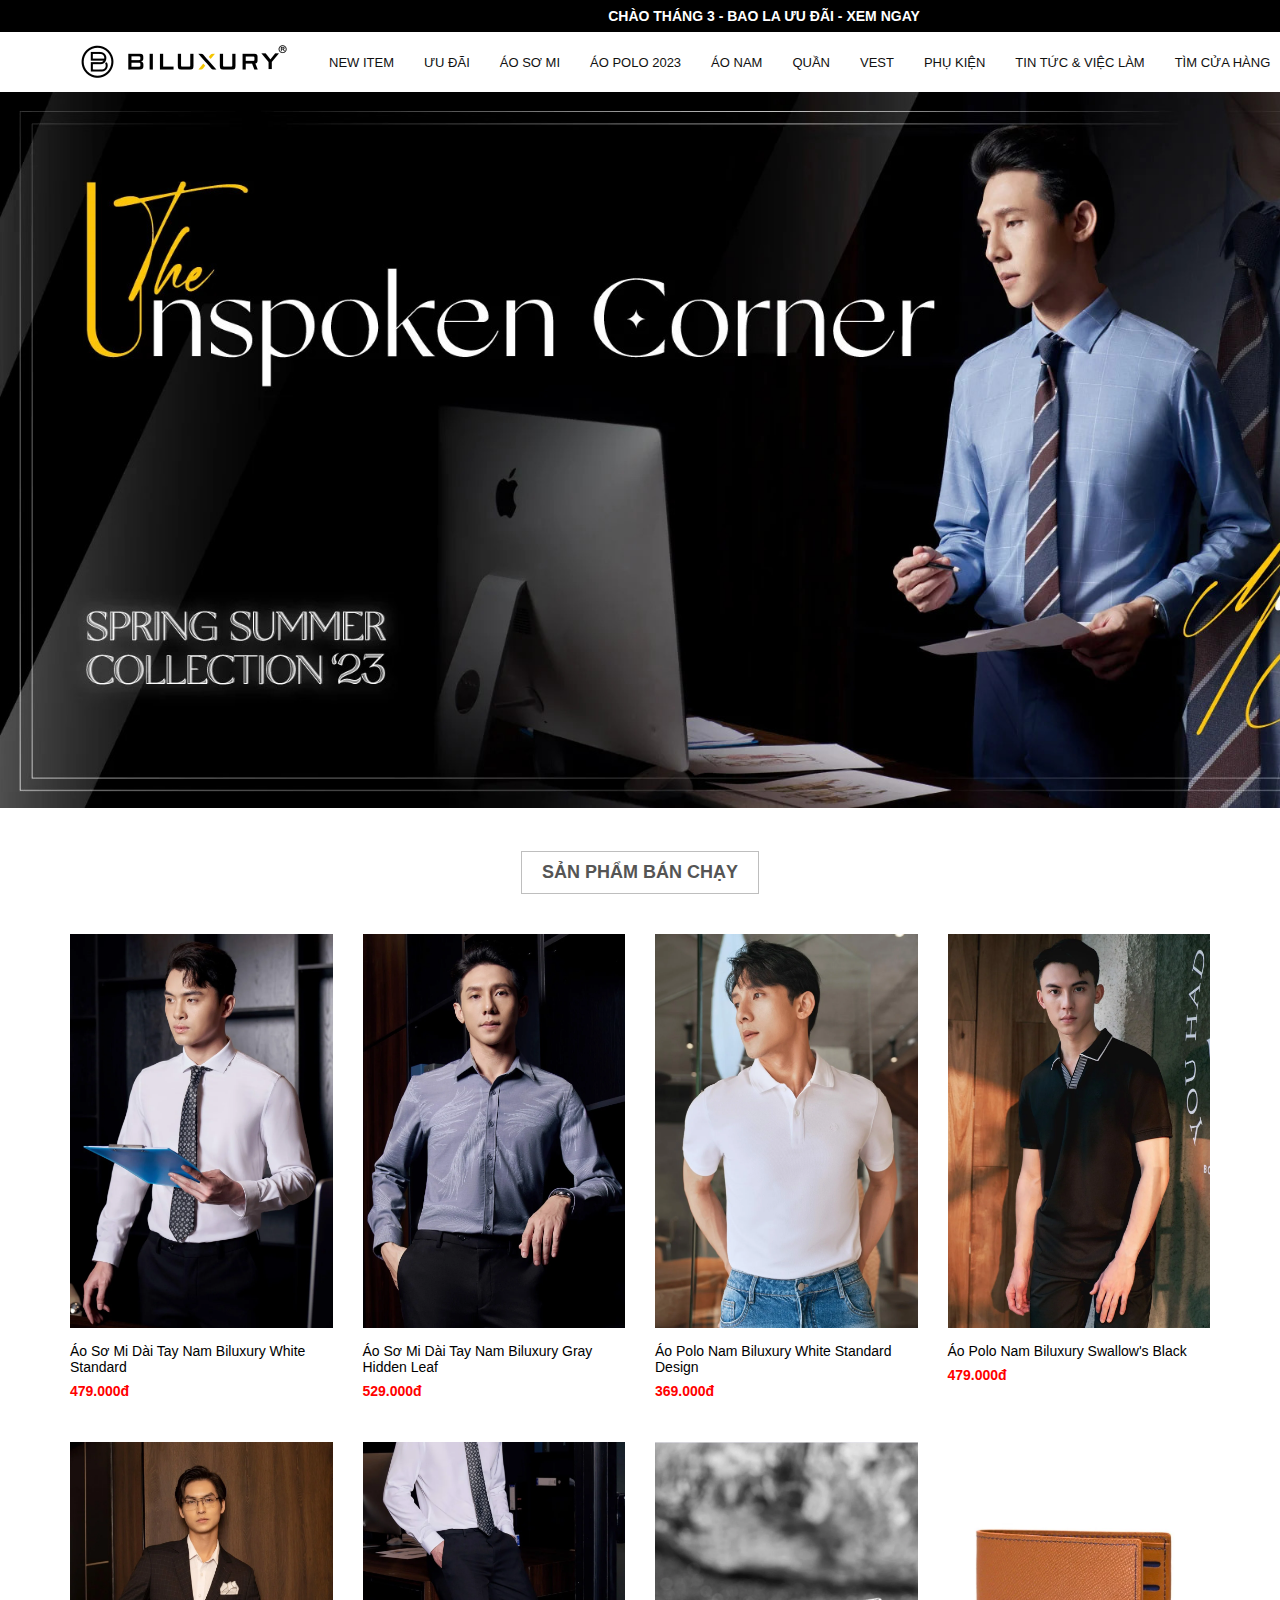
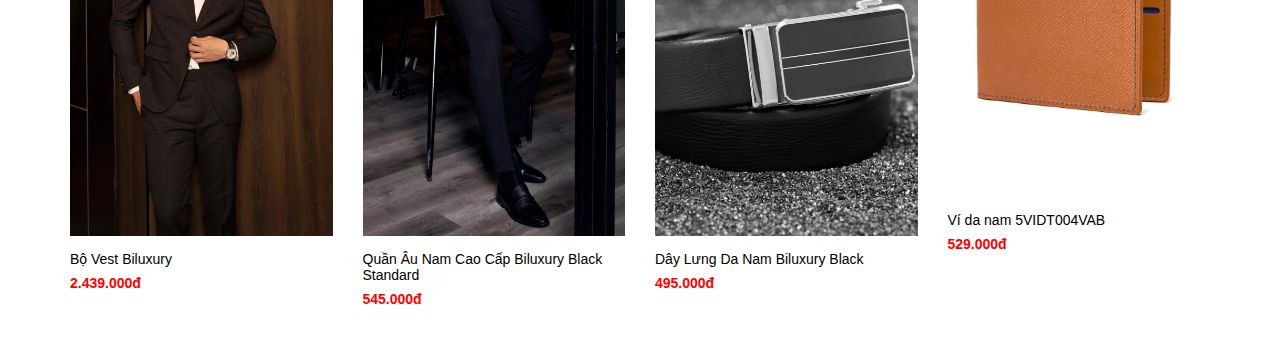
<file: index.html>
<!DOCTYPE html>
<html lang="en">

<head>
    <meta charset="UTF-8">
    <meta http-equiv="X-UA-Compatible" content="IE=edge">
    <meta name="viewport" content="width=device-width, initial-scale=1.0">
    <title>
        Thời Trang Nam Cao Cấp &amp; Shop Quần Áo Nam Đẹp Biluxury
    </title>
    <link rel="stylesheet" href="style.css">
    <link rel="shortcut icon" href="image/LOGO-BILUXURY-2021.ico">
    <link rel="stylesheet" href="https://cdnjs.cloudflare.com/ajax/libs/font-awesome/4.7.0/css/font-awesome.min.css">

</head>

<body>
    <div class="header-main">
        <div class="topbar">
            <a href="#">CHÀO THÁNG 3 - BAO LA ƯU ĐÃI - XEM NGAY </a>
        </div>
        <header id="header">
            <div class="container">
                <div class="header-bottom">
                    <div class="header-logo">
                        <a href="./index.html">
                            <img src="image/logo.png" alt="Thời Trang Nam Biluxury">
                        </a>
                    </div>
                    <div class="header-right">
                        <div class="header-menu">
                            <ul>
                                <li>
                                    <a href="#">NEW ITEM</a>
                                </li>
                                <li>
                                    <a href="#">ƯU ĐÃI</a>
                                </li>
                                <li>
                                    <a href="#">ÁO SƠ MI</a>
                                </li>
                                <li>
                                    <a href="#">ÁO POLO 2023</a>
                                </li>
                                <li>
                                    <a href="#">ÁO NAM</a>
                                </li>
                                <li>
                                    <a href="#">QUẦN</a>
                                </li>
                                <li>
                                    <a href="#">VEST</a>
                                </li>
                                <li>
                                    <a href="#">PHỤ KIỆN</a>
                                </li>
                                <li>
                                    <a href="#">TIN TỨC &amp; VIỆC LÀM</a>
                                </li>
                                <li>
                                    <a href="#">TÌM CỬA HÀNG</a>
                                </li>
                            </ul>
                        </div>
                        <div class="header-right-icon">
                            <a href="#">
                                <i class="fa fa-search"></i>
                            </a>
                            <a href="#">
                                <i class="fa fa-user"></i>
                            </a>
                            <a href="#">
                                <i class="fa fa-shopping-cart
                                "></i>
                            </a>
                        </div>
                    </div>
                </div>
            </div>
        </header>
    </div>
    <div class="snippet">
        <a href="#">
            <img src="image/snippet.jpg" alt="Fashion show 2022">
        </a>
    </div>
    <div id="wrapper">
        <div class="headline">
            <h3>Sản phẩm bán chạy</h3>
        </div>
        <ul class="products">
            <li>
                <div class="product-item">
                    <div class="product-top">
                        <a href="/ao-so-mi-dai-tay-nam-biluxury-white-standard-5smdb004trk.html" class="product-thumb">
                            <img src="image/5SMDB004TRK.webp" alt="Áo Sơ Mi Dài Tay Nam Biluxury White Standard">
                        </a>
                        <a href="/ao-so-mi-dai-tay-nam-biluxury-white-standard-5smdb004trk.html" class="buy-now">Mua ngay</a>
                    </div>
                    <div class="product-info">
                        <a href="/ao-so-mi-dai-tay-nam-biluxury-white-standard-5smdb004trk.html" class="product-name">Áo Sơ Mi Dài Tay Nam Biluxury White Standard</a>
                        <div class="product-price">479.000đ</div>
                    </div>
                </div>
            </li>
            <li>
                <div class="product-item">
                    <div class="product-top">
                        <a href="/ao-so-mi-dai-tay-nam-biluxury-gray-wings-6smdh007ghs.html" class="product-thumb">
                            <img src="image/6SMDH007GHSwebp.webp" alt="Áo Sơ Mi Dài Tay Nam Biluxury Gray Hidden Leaf">
                        </a>
                        <a href="/ao-so-mi-dai-tay-nam-biluxury-gray-wings-6smdh007ghs.html" class="buy-now">Mua ngay</a>
                    </div>
                    <div class="product-info">
                        <a href="/ao-so-mi-dai-tay-nam-biluxury-gray-wings-6smdh007ghs.html" class="product-name">Áo Sơ Mi Dài Tay Nam Biluxury Gray Hidden Leaf</a>
                        <div class="product-price">529.000đ</div>
                    </div>
                </div>
            </li>
            <li>
                <div class="product-item">
                    <div class="product-top">
                        <a href="/ao-polo-nam-biluxury-white-standard-7apcb002trk.html" class="product-thumb">
                            <img src="image/7APCB002TRK.webp" alt="Áo Polo Nam Biluxury White Standard Design">
                        </a>
                        <a href="/ao-polo-nam-biluxury-white-standard-7apcb002trk.html" class="buy-now">Mua ngay</a>
                    </div>
                    <div class="product-info">
                        <a href="/ao-polo-nam-biluxury-white-standard-7apcb002trk.html" class="product-name">Áo Polo Nam Biluxury White Standard Design</a>
                        <div class="product-price">369.000đ</div>
                    </div>
                </div>
            </li>
            <li>
                <div class="product-item">
                    <div class="product-top">
                        <a href="/ao-polo-nam-biluxury-swallow-s-black-7apct013den.html" class="product-thumb">
                            <img src="image/7APCT013DEN.webp" alt="Áo Polo Nam Biluxury Swallow's Black ">
                        </a>
                        <a href="/ao-polo-nam-biluxury-swallow-s-black-7apct013den.html" class="buy-now">Mua ngay</a>
                    </div>
                    <div class="product-info">
                        <a href="/ao-polo-nam-biluxury-swallow-s-black-7apct013den.html" class="product-name">Áo Polo Nam Biluxury Swallow's Black </a>
                        <div class="product-price">479.000đ</div>
                    </div>
                </div>
            </li>
            <li>
                <div class="product-item">
                    <div class="product-top">
                        <a href="/bo-vest-biluxury-6avbc201den-quan-au-6qavc201den.html" class="product-thumb">
                            <img src="image/6QAVC201DEN.webp" alt="Bộ Vest Biluxury">
                        </a>
                        <a href="/bo-vest-biluxury-6avbc201den-quan-au-6qavc201den.html" class="buy-now">Mua ngay</a>
                    </div>
                    <div class="product-info">
                        <a href="/bo-vest-biluxury-6avbc201den-quan-au-6qavc201den.html" class="product-name">Bộ Vest Biluxury</a>
                        <div class="product-price">2.439.000đ</div>
                    </div>
                </div>
            </li>
            <li>
                <div class="product-item">
                    <div class="product-top">
                        <a href="/quan-au-nam-biluxury-6qaub003den.html" class="product-thumb">
                            <img src="image/6QAUB003DEN.webp" alt="Quần Âu Nam Cao Cấp Biluxury Black Standard">
                        </a>
                        <a href="/quan-au-nam-biluxury-6qaub003den.html" class="buy-now">Mua ngay</a>
                    </div>
                    <div class="product-info">
                        <a href="/quan-au-nam-biluxury-6qaub003den.html" class="product-name">Quần Âu Nam Cao Cấp Biluxury Black Standard</a>
                        <div class="product-price">545.000đ</div>
                    </div>
                </div>
            </li>
            <li>
                <div class="product-item">
                    <div class="product-top">
                        <a href="/day-lung-da-nam-biluxury-black-design-7dllb017den.html" class="product-thumb">
                            <img src="image/7DLLB017DEN.webp" alt="Dây Lưng Da Nam Biluxury Black">
                        </a>
                        <a href="/day-lung-da-nam-biluxury-black-design-7dllb017den.html" class="buy-now">Mua ngay</a>
                    </div>
                    <div class="product-info">
                        <a href="/day-lung-da-nam-biluxury-black-design-7dllb017den.html" class="product-name">Dây Lưng Da Nam Biluxury Black</a>
                        <div class="product-price">495.000đ</div>
                    </div>
                </div>
            </li>
            <li>
                <div class="product-item">
                    <div class="product-top">
                        <a href="/vi-da-nam-5vidt004vab.html" class="product-thumb">
                            <img src="image/5VIDT004VAB.webp" alt="Ví da nam 5VIDT004VAB">
                        </a>
                        <a href="/vi-da-nam-5vidt004vab.html" class="buy-now">Mua ngay</a>
                    </div>
                    <div class="product-info">
                        <a href="/vi-da-nam-5vidt004vab.html" class="product-name">Ví da nam 5VIDT004VAB</a>
                        <div class="product-price">529.000đ</div>
                    </div>
                </div>
            </li>
        </ul>
    </div>
</body>

</html>
</file>
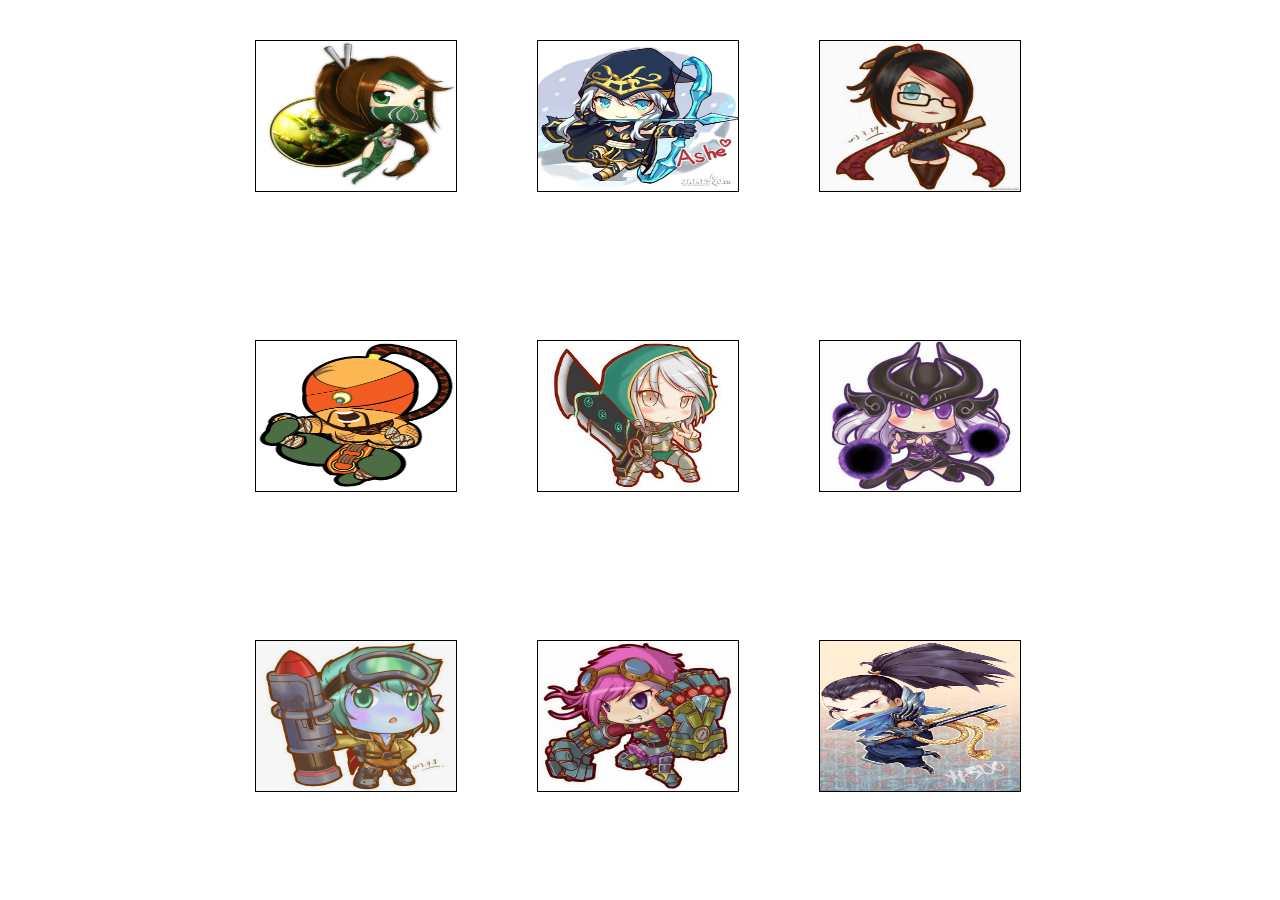
<file: Image-Gallery/index.html>
<!DOCTYPE html>
<html lang="en">

<head>
    <meta charset="UTF-8">
    <meta http-equiv="X-UA-Compatible" content="IE=edge">
    <meta name="viewport" content="width=device-width, initial-scale=1.0">
    <title>Image Gallery</title>
</head>

<body>
    <style>
        *{
            margin: 0;
            padding: 0;
        }
        body{
            display: flex;
            justify-content: center;
        }
        .container {
            width: 850px;
            height: 100vh;
            display: flex;
            flex-wrap: wrap;
        }
        .container img{
            width: 200px;
            height: 150px;
            margin: 40px;
            border: 1px solid;
            transition: transform 1.5s;
        }
        .container img:hover {
            transform: scale(1.5 , 1.5);
        }
    </style>
    <div class="container">
        <img src="images/Akali.jpg"alt="Akali">
        <img src="images/ashe.jpg" alt="Ashe">
        <img src="images/fiora.jpg" alt="Fiora">
        <img src="images/leesin.jpg" alt="Leesin">
        <img src="images/riven.jpg" alt="Riven">
        <img src="images/syndra.jpg"alt="Syndra">
        <img src="images/tristana.jpg" alt="tristana">
        <img src="images/Vi.jpg" alt="Vi">
        <img src="images/yasuo.jpg" alt="Y  asuo">
    </div>
</body>

</html>
</file>
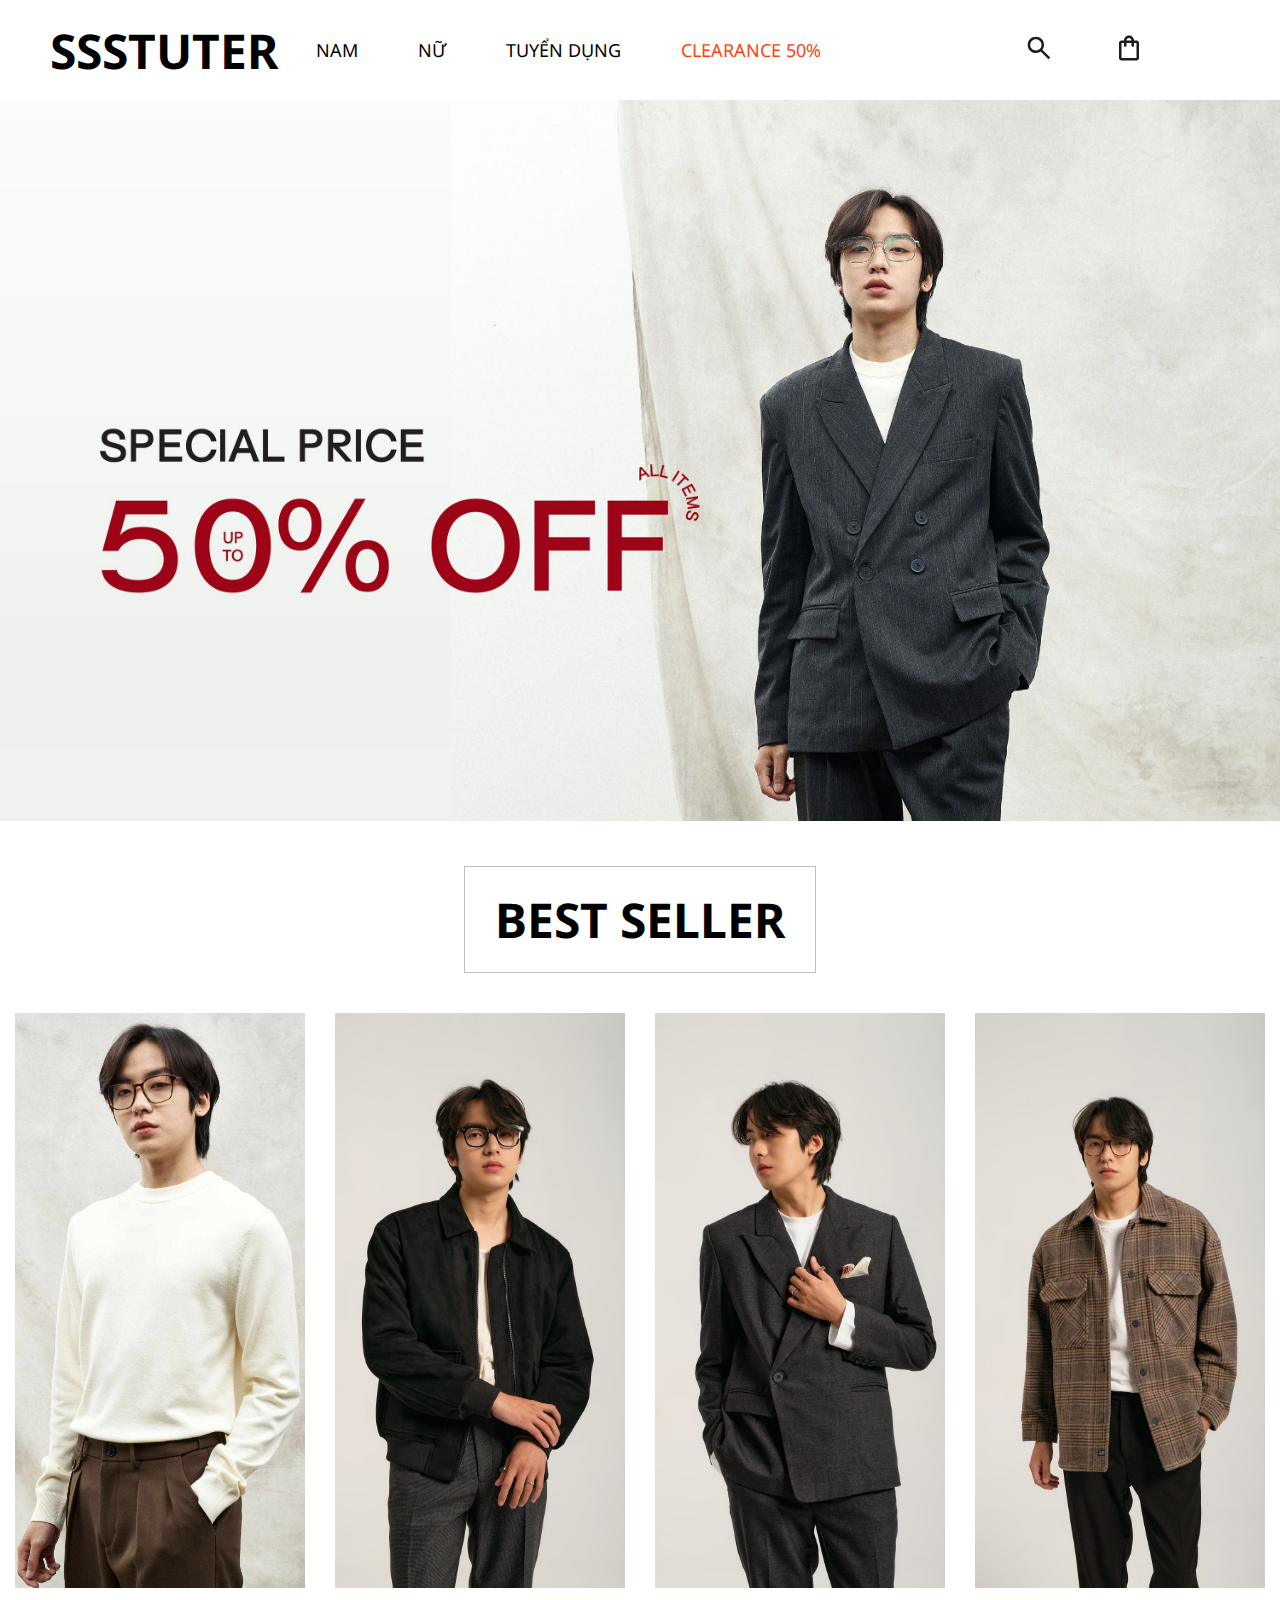
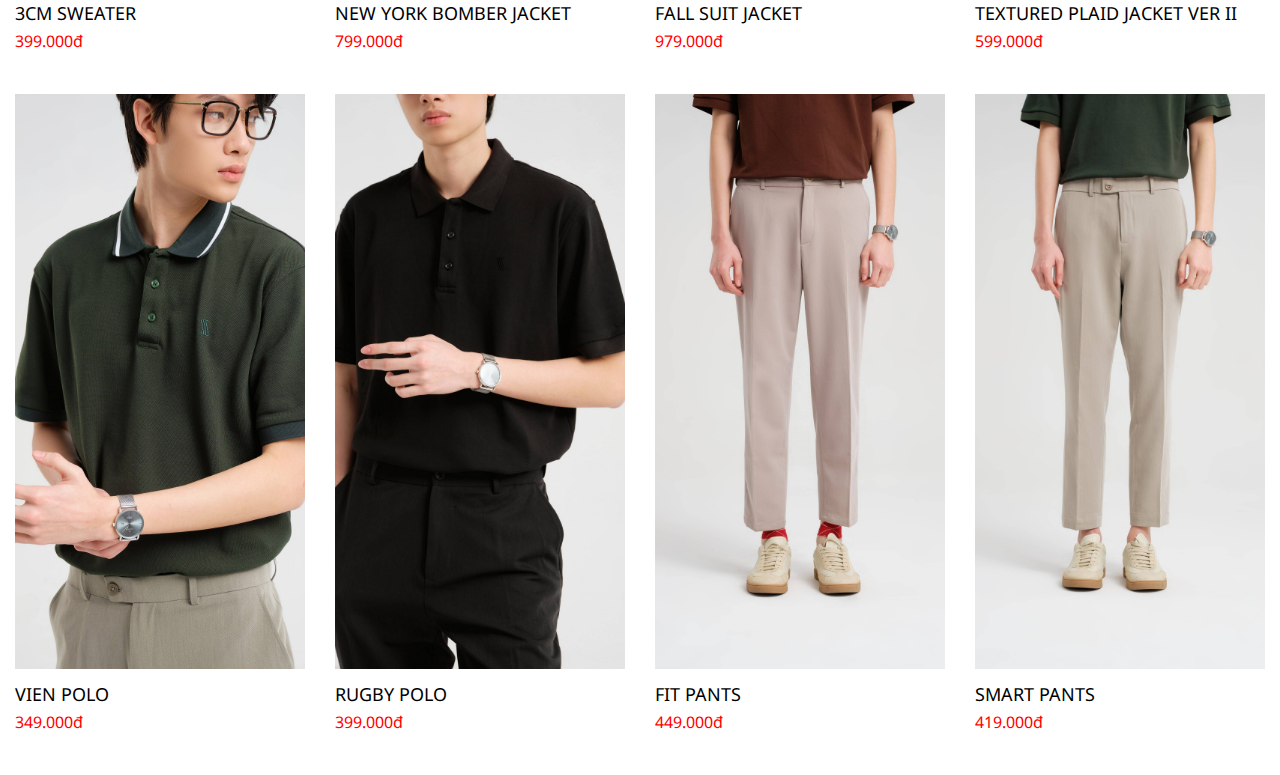
<file: SSSTUTTER/index.html>
<!DOCTYPE html>
<html lang="en">

<head>
    <meta charset="UTF-8">
    <meta http-equiv="X-UA-Compatible" content="IE=edge">
    <meta name="viewport" content="width=device-width, initial-scale=1.0">
    <title>SSSTUTTER - TRANG CHỦ</title>
    <link rel="shortcut icon" href="images/logo.ico">
    <link rel="stylesheet" href="style.css">
</head>

<body>
    <header>
        <div class="title">
            <a href="index.html">
                <h1>ssstuter</h1>
            </a>
        </div>
        <div class="header-menu">
            <ul>
                <li>
                    <a href="">Nam</a>
                </li>
                <li>
                    <a href="">Nữ</a>
                </li>
                <li>
                    <a href="">tuyển dụng
                    </a>
                </li>
                <li>
                    <a href="" style="color: rgb(255, 67, 14);">clearance 50%</a>
                </li>
            </ul>
        </div>
        <div class="header-icon">
            <ul>
                <li>
                    <a href="">
                        <svg width="30" height="30" viewBox="0 0 24 24"
                            xmlns="http://www.w3.org/2000/svg">
                            <mask id="mask0_522_5046" maskUnits="userSpaceOnUse" x="0" y="0" width="24" height="24"
                                style="mask-type: alpha;">
                                <rect width="24" height="24" fill="#D9D9D9"></rect>
                            </mask>
                            <g mask="url(#mask0_522_5046)">
                                <path
                                    d="M19.6 21L13.3 14.7C12.8 15.1 12.225 15.4167 11.575 15.65C10.925 15.8833 10.2333 16 9.5 16C7.68333 16 6.146 15.371 4.888 14.113C3.62933 12.8543 3 11.3167 3 9.5C3 7.68333 3.62933 6.14567 4.888 4.887C6.146 3.629 7.68333 3 9.5 3C11.3167 3 12.8543 3.629 14.113 4.887C15.371 6.14567 16 7.68333 16 9.5C16 10.2333 15.8833 10.925 15.65 11.575C15.4167 12.225 15.1 12.8 14.7 13.3L21 19.6L19.6 21ZM9.5 14C10.75 14 11.8127 13.5627 12.688 12.688C13.5627 11.8127 14 10.75 14 9.5C14 8.25 13.5627 7.18733 12.688 6.312C11.8127 5.43733 10.75 5 9.5 5C8.25 5 7.18733 5.43733 6.312 6.312C5.43733 7.18733 5 8.25 5 9.5C5 10.75 5.43733 11.8127 6.312 12.688C7.18733 13.5627 8.25 14 9.5 14Z"
                                    fill="#1C1B1F"></path>
                            </g>
                        </svg>
                    </a>
                </li>
                <li>
                    <a href="">
                        <svg  width="30" height="30" viewBox="0 0 24 24"
                            xmlns="http://www.w3.org/2000/svg">
                            <mask id="mask0_522_5052" maskUnits="userSpaceOnUse" x="0" y="0" width="24" height="24"
                                style="mask-type: alpha;">
                                <rect width="24" height="24" fill="#D9D9D9"></rect>
                            </mask>
                            <g mask="url(#mask0_522_5052)">
                                <path
                                    d="M6 22C5.45 22 4.97933 21.8043 4.588 21.413C4.196 21.021 4 20.55 4 20V8C4 7.45 4.196 6.97933 4.588 6.588C4.97933 6.196 5.45 6 6 6H8C8 4.9 8.39167 3.95833 9.175 3.175C9.95833 2.39167 10.9 2 12 2C13.1 2 14.0417 2.39167 14.825 3.175C15.6083 3.95833 16 4.9 16 6H18C18.55 6 19.021 6.196 19.413 6.588C19.8043 6.97933 20 7.45 20 8V20C20 20.55 19.8043 21.021 19.413 21.413C19.021 21.8043 18.55 22 18 22H6ZM6 20H18V8H16V10C16 10.2833 15.9043 10.5207 15.713 10.712C15.521 10.904 15.2833 11 15 11C14.7167 11 14.4793 10.904 14.288 10.712C14.096 10.5207 14 10.2833 14 10V8H10V10C10 10.2833 9.90433 10.5207 9.713 10.712C9.521 10.904 9.28333 11 9 11C8.71667 11 8.47933 10.904 8.288 10.712C8.096 10.5207 8 10.2833 8 10V8H6V20ZM10 6H14C14 5.45 13.8043 4.97933 13.413 4.588C13.021 4.196 12.55 4 12 4C11.45 4 10.9793 4.196 10.588 4.588C10.196 4.97933 10 5.45 10 6Z"
                                    fill="#1C1B1F"></path>
                            </g>
                        </svg>
                    </a>

                </li>
            </ul>
        </div>
    </header>
    <div class="slide">
        <img src="images/slide.jpeg" alt="Special price">
    </div>
    <div class="headline">
        <h2>Best seller</h2>
    </div>
    <div>
        <ul class="products">
            <li class="product-item">
                <div class="product-top">
                    <a href="" class="product-img">
                        <img src="images/3CM-SWEATER.jpeg" alt="3CM SWEATER">
                    </a>
                    <a href="" class="buy-now">Mua ngay</a>
                </div>
                <div class="product-info">
                    <a href="" class="product-name">3CM SWEATER</a>
                    <a href="" class="product-price">399.000đ</a>
                </div>
            </li>
            <li class="product-item">
                <div class="product-top">
                    <a href="" class="product-img">
                        <img src="images/NEW-YORK-BOMBER-JACKET.jpeg" alt="NEW YORK BOMBER JACKET">
                    </a>
                    <a href="" class="buy-now">Mua ngay</a>
                </div>
                <div class="product-info">
                    <a href="" class="product-name">NEW YORK BOMBER JACKET</a>
                    <a href="" class="product-price">799.000đ</a>
                </div>
            </li>
            <li class="product-item">
                <div class="product-top">
                    <a href="" class="product-img">
                        <img src="images/FALL-SUIT-JACKET.jpeg" alt="FALL SUIT JACKET">
                    </a>
                    <a href="" class="buy-now">Mua ngay</a>
                </div>
                <div class="product-info">
                    <a href="" class="product-name">FALL SUIT JACKET</a>
                    <a href="" class="product-price">979.000đ</a>
                </div>
            </li>
            <li class="product-item">
                <div class="product-top">
                    <a href="" class="product-img">
                        <img src="images/TEXTURED-PLAID-JACKET-VER-II.jpeg" alt="TEXTURED PLAID JACKET VER II">
                    </a>
                    <a href="" class="buy-now">Mua ngay</a>
                </div>
                <div class="product-info">
                    <a href="" class="product-name">TEXTURED PLAID JACKET VER II</a>
                    <a href="" class="product-price">599.000đ</a>
                </div>
            </li>
            <li class="product-item">
                <div class="product-top">
                    <a href="" class="product-img">
                        <img src="images/VIEN-POLO.jpeg" alt="VIEN POLO">
                    </a>
                    <a href="" class="buy-now">Mua ngay</a>
                </div>
                <div class="product-info">
                    <a href="" class="product-name">VIEN POLO</a>
                    <a href="" class="product-price">349.000đ</a>
                </div>
            </li>
            <li class="product-item">
                <div class="product-top">
                    <a href="" class="product-img">
                        <img src="images/RUGBY-POLO.jpeg" alt="RUGBY POLO">
                    </a>
                    <a href="" class="buy-now">Mua ngay</a>
                </div>
                <div class="product-info">
                    <a href="" class="product-name">RUGBY POLO</a>
                    <a href="" class="product-price">399.000đ</a>
                </div>
            </li>
            <li class="product-item">
                <div class="product-top">
                    <a href="" class="product-img">
                        <img src="images/FIT-PANTS.jpeg" alt="FIT PANTS">
                    </a>
                    <a href="" class="buy-now">Mua ngay</a>
                </div>
                <div class="product-info">
                    <a href="" class="product-name">FIT PANTS</a>
                    <a href="" class="product-price">449.000đ</a>
                </div>
            </li>
            <li class="product-item">
                <div class="product-top">
                    <a href="" class="product-img ">
                        <img src="images/SMART-PANTS.jpeg" alt="SMART PANTS">
                    </a>
                    <a href="" class="buy-now">Mua ngay</a>
                </div>
                <div class="product-info">
                    <a href="" class="product-name">SMART PANTS</a>
                    <a href="" class="product-price">419.000đ</a>
                </div>
            </li>
        </ul>
    </div>
</body>

</html>
</file>
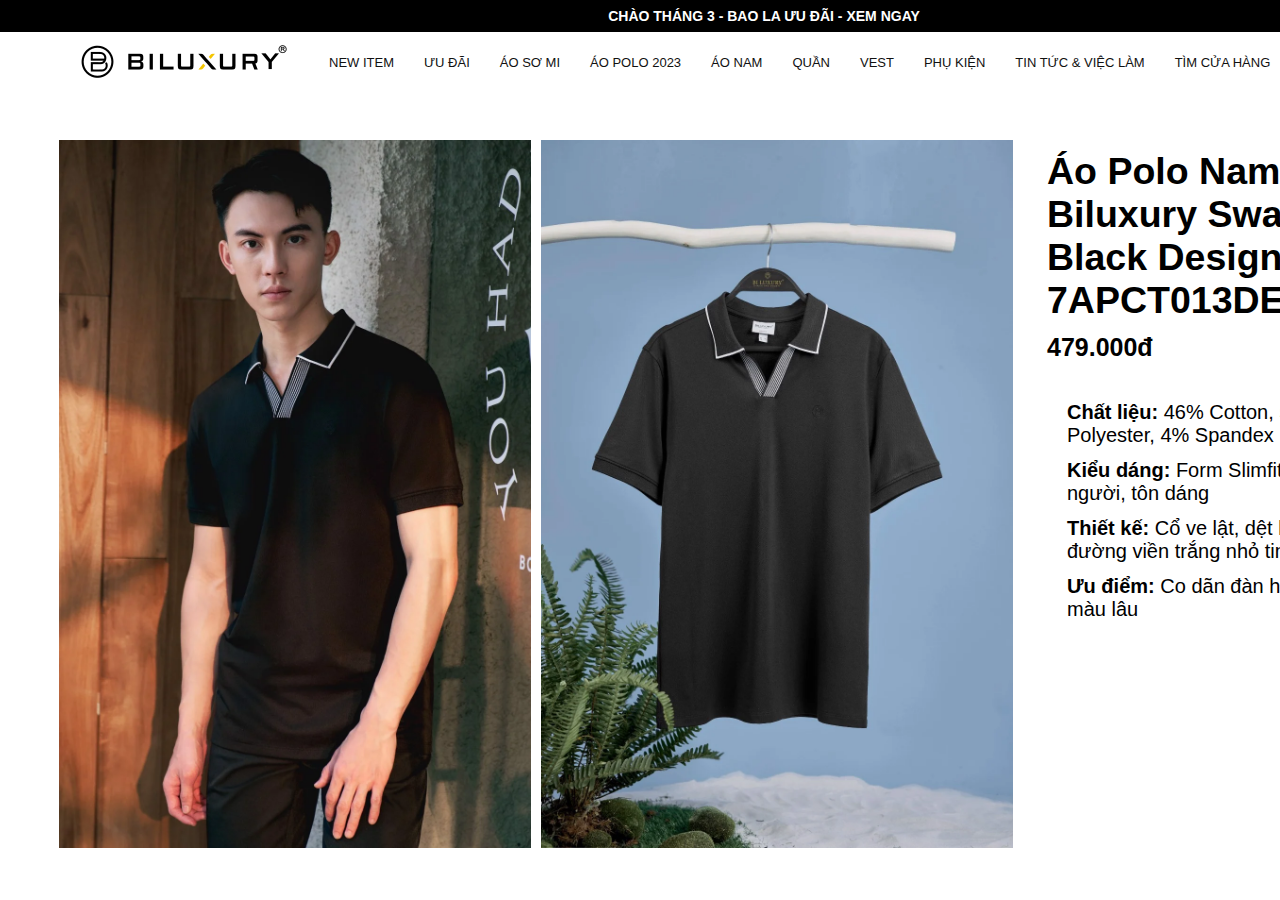
<file: ao-polo-nam-biluxury-swallow-s-black-7apct013den.html>
<!DOCTYPE html>
<html lang="en">
<head>
    <meta charset="UTF-8">
    <meta http-equiv="X-UA-Compatible" content="IE=edge">
    <meta name="viewport" content="width=device-width, initial-scale=1.0">
    <title>Áo Polo Nam Biluxury Swallow's Black Design 7APCT013DEN</title>
    <link rel="stylesheet" href="style.css">
    <link rel="shortcut icon" href="image/LOGO-BILUXURY-2021.ico">
    <link rel="stylesheet" href="https://cdnjs.cloudflare.com/ajax/libs/font-awesome/4.7.0/css/font-awesome.min.css">
</head>
<body>
    <div class="header-main">
        <div class="topbar">
            <a href="#">CHÀO THÁNG 3 - BAO LA ƯU ĐÃI - XEM NGAY </a>
        </div>
        <header id="header">
            <div class="container">
                <div class="header-bottom">
                    <div class="header-logo">
                        <a href="./index.html">
                            <img src="image/logo.png" alt="Thời Trang Nam Biluxury">
                        </a>
                    </div>
                    <div class="header-right">
                        <div class="header-menu">
                            <ul>
                                <li>
                                    <a href="#">NEW ITEM</a>
                                </li>
                                <li>
                                    <a href="#">ƯU ĐÃI</a>
                                </li>
                                <li>
                                    <a href="#">ÁO SƠ MI</a>
                                </li>
                                <li>
                                    <a href="#">ÁO POLO 2023</a>
                                </li>
                                <li>
                                    <a href="#">ÁO NAM</a>
                                </li>
                                <li>
                                    <a href="#">QUẦN</a>
                                </li>
                                <li>
                                    <a href="#">VEST</a>
                                </li>
                                <li>
                                    <a href="#">PHỤ KIỆN</a>
                                </li>
                                <li>
                                    <a href="#">TIN TỨC &amp; VIỆC LÀM</a>
                                </li>
                                <li>
                                    <a href="#">TÌM CỬA HÀNG</a>
                                </li>
                            </ul>
                        </div>
                        <div class="header-right-icon">
                            <a href="#">
                                <i class="fa fa-search"></i>
                            </a>
                            <a href="#">
                                <i class="fa fa-user"></i>
                            </a>
                            <a href="#">
                                <i class="fa fa-shopping-cart
                                "></i>
                            </a>
                        </div>
                    </div>
                </div>
            </div>
        </header>
    </div>
    <div id="product">
        <div class="product-wrapper">
            <div class="product-container">
                <div class="product-box-image">
                    <img src="image/7APCT013DEN.webp" alt="Áo Polo Nam Biluxury Swallow's Black Design 7APCT013DEN">
                    <img src="image/7APCT013DEN-2.webp" alt="Áo Polo Nam Biluxury Swallow's Black Design 7APCT013DEN">
                </div>
                <div class="product-box-info">
                    <div class="product-title">
                        <h2>Áo Polo Nam Biluxury Swallow's Black Design 7APCT013DEN</h2>
                        <div class="product-price">479.000đ</div>
                    </div>
                    <div class="product-info">
                        <ul>
                            <li><b>Chất liệu:</b> 46% Cotton, 50% Polyester, 4% Spandex</li>
                            <li><b>Kiểu dáng:</b> Form Slimfit ôm vừa người, tôn dáng </li>
                            <li><b>Thiết kế:</b> Cổ ve lật, dệt bo phối đường viền trắng nhỏ tinh tế </li>
                            <li><b>Ưu điểm:</b> Co dãn đàn hồi tốt, bền màu lâu</li>
                        </ul>
                    </div>
                </div>
            </div>
        </div>
    </div>
</body>
</html>
</file>
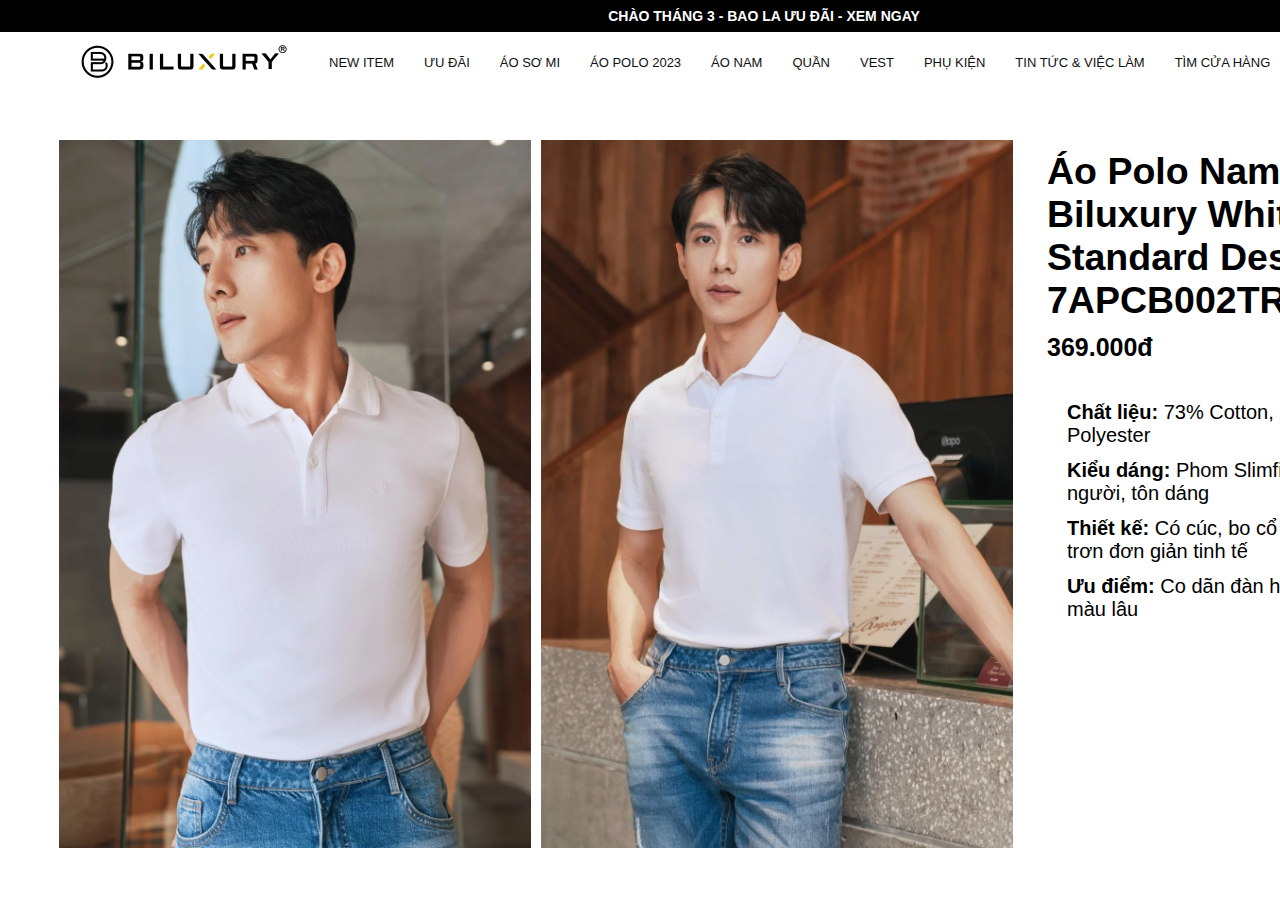
<file: ao-polo-nam-biluxury-white-standard-7apcb002trk.html>
<!DOCTYPE html>
<html lang="en">
<head>
    <meta charset="UTF-8">
    <meta http-equiv="X-UA-Compatible" content="IE=edge">
    <meta name="viewport" content="width=device-width, initial-scale=1.0">
    <title>Áo Polo Nam Biluxury White Standard Design 7APCB002TRK</title>
    <link rel="stylesheet" href="style.css">
    <link rel="shortcut icon" href="image/LOGO-BILUXURY-2021.ico">
    <link rel="stylesheet" href="https://cdnjs.cloudflare.com/ajax/libs/font-awesome/4.7.0/css/font-awesome.min.css">
</head>
<body>
    <div class="header-main">
        <div class="topbar">
            <a href="#">CHÀO THÁNG 3 - BAO LA ƯU ĐÃI - XEM NGAY </a>
        </div>
        <header id="header">
            <div class="container">
                <div class="header-bottom">
                    <div class="header-logo">
                        <a href="./index.html">
                            <img src="image/logo.png" alt="Thời Trang Nam Biluxury">
                        </a>
                    </div>
                    <div class="header-right">
                        <div class="header-menu">
                            <ul>
                                <li>
                                    <a href="#">NEW ITEM</a>
                                </li>
                                <li>
                                    <a href="#">ƯU ĐÃI</a>
                                </li>
                                <li>
                                    <a href="#">ÁO SƠ MI</a>
                                </li>
                                <li>
                                    <a href="#">ÁO POLO 2023</a>
                                </li>
                                <li>
                                    <a href="#">ÁO NAM</a>
                                </li>
                                <li>
                                    <a href="#">QUẦN</a>
                                </li>
                                <li>
                                    <a href="#">VEST</a>
                                </li>
                                <li>
                                    <a href="#">PHỤ KIỆN</a>
                                </li>
                                <li>
                                    <a href="#">TIN TỨC &amp; VIỆC LÀM</a>
                                </li>
                                <li>
                                    <a href="#">TÌM CỬA HÀNG</a>
                                </li>
                            </ul>
                        </div>
                        <div class="header-right-icon">
                            <a href="#">
                                <i class="fa fa-search"></i>
                            </a>
                            <a href="#">
                                <i class="fa fa-user"></i>
                            </a>
                            <a href="#">
                                <i class="fa fa-shopping-cart
                                "></i>
                            </a>
                        </div>
                    </div>
                </div>
            </div>
        </header>
    </div>
    <div id="product">
        <div class="product-wrapper">
            <div class="product-container">
                <div class="product-box-image">
                    <img src="image/7APCB002TRK.webp" alt="Áo Polo Nam Biluxury White Standard Design 7APCB002TRK">
                    <img src="image/7APCB002TRK-2.webp" alt="Áo Polo Nam Biluxury White Standard Design 7APCB002TRK">
                </div>
                <div class="product-box-info">
                    <div class="product-title">
                        <h2>Áo Polo Nam Biluxury White Standard Design 7APCB002TRK</h2>
                        <div class="product-price">369.000đ</div>
                    </div>
                    <div class="product-info">
                        <ul>
                            <li><b>Chất liệu:</b> 73% Cotton, 27% Polyester</li>
                            <li><b>Kiểu dáng:</b> Phom Slimfit ôm vừa người, tôn dáng</li>
                            <li><b>Thiết kế:</b> Có cúc, bo cổ thiết kế dệt trơn đơn giản tinh tế </li>
                            <li><b>Ưu điểm:</b> Co dãn đàn hồi tốt, bền màu lâu</li>
                        </ul>
                    </div>
                </div>
            </div>
        </div>
    </div>
</body>
</html>
</file>
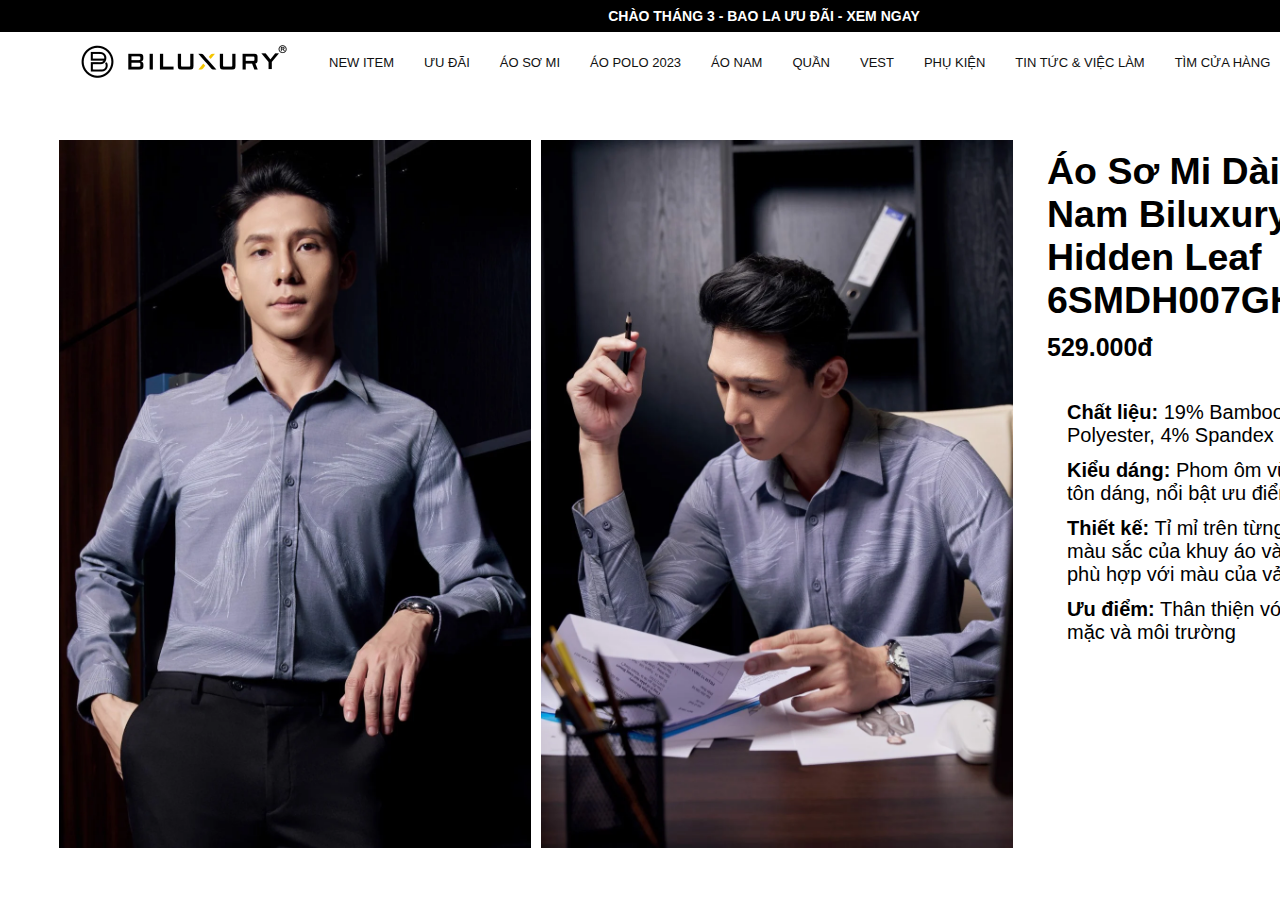
<file: ao-so-mi-dai-tay-nam-biluxury-gray-wings-6smdh007ghs.html>
<!DOCTYPE html>
<html lang="en">
<head>
    <meta charset="UTF-8">
    <meta http-equiv="X-UA-Compatible" content="IE=edge">
    <meta name="viewport" content="width=device-width, initial-scale=1.0">
    <title>Áo Sơ Mi Dài Tay Nam Biluxury Gray Hidden Leaf 6SMDH007GHS</title>
    <link rel="stylesheet" href="style.css">
    <link rel="shortcut icon" href="image/LOGO-BILUXURY-2021.ico">
    <link rel="stylesheet" href="https://cdnjs.cloudflare.com/ajax/libs/font-awesome/4.7.0/css/font-awesome.min.css">
</head>
<body>
    <div class="header-main">
        <div class="topbar">
            <a href="#">CHÀO THÁNG 3 - BAO LA ƯU ĐÃI - XEM NGAY </a>
        </div>
        <header id="header">
            <div class="container">
                <div class="header-bottom">
                    <div class="header-logo">
                        <a href="./index.html">
                            <img src="image/logo.png" alt="Thời Trang Nam Biluxury">
                        </a>
                    </div>
                    <div class="header-right">
                        <div class="header-menu">
                            <ul>
                                <li>
                                    <a href="#">NEW ITEM</a>
                                </li>
                                <li>
                                    <a href="#">ƯU ĐÃI</a>
                                </li>
                                <li>
                                    <a href="#">ÁO SƠ MI</a>
                                </li>
                                <li>
                                    <a href="#">ÁO POLO 2023</a>
                                </li>
                                <li>
                                    <a href="#">ÁO NAM</a>
                                </li>
                                <li>
                                    <a href="#">QUẦN</a>
                                </li>
                                <li>
                                    <a href="#">VEST</a>
                                </li>
                                <li>
                                    <a href="#">PHỤ KIỆN</a>
                                </li>
                                <li>
                                    <a href="#">TIN TỨC &amp; VIỆC LÀM</a>
                                </li>
                                <li>
                                    <a href="#">TÌM CỬA HÀNG</a>
                                </li>
                            </ul>
                        </div>
                        <div class="header-right-icon">
                            <a href="#">
                                <i class="fa fa-search"></i>
                            </a>
                            <a href="#">
                                <i class="fa fa-user"></i>
                            </a>
                            <a href="#">
                                <i class="fa fa-shopping-cart
                                "></i>
                            </a>
                        </div>
                    </div>
                </div>
            </div>
        </header>
    </div>
    <div id="product">
        <div class="product-wrapper">
            <div class="product-container">
                <div class="product-box-image">
                    <img src="image/6SMDH007GHSwebp.webp" alt="Áo Sơ Mi Dài Tay Nam Biluxury Gray Hidden Leaf 6SMDH007GHS">
                    <img src="image/6SMDH007GHS-2.webp" alt="Áo Sơ Mi Dài Tay Nam Biluxury Gray Hidden Leaf 6SMDH007GHS">
                </div>
                <div class="product-box-info">
                    <div class="product-title">
                        <h2>Áo Sơ Mi Dài Tay Nam Biluxury Gray Hidden Leaf 6SMDH007GHS</h2>
                        <div class="product-price">529.000đ</div>
                    </div>
                    <div class="product-info">
                        <ul>
                            <li><b>Chất liệu:</b> 19% Bamboo, 77% Polyester, 4% Spandex</li>
                            <li><b>Kiểu dáng:</b> Phom ôm vừa người, tôn dáng, nổi bật ưu điểm cơ thể </li>
                            <li><b>Thiết kế:</b> Tỉ mỉ trên từng chi tiết, màu sắc của khuy áo và đường chỉ phù hợp với màu của vải 100% </li>
                            <li><b>Ưu điểm:</b> Thân thiện với da người mặc và môi trường </li>
                        </ul>
                    </div>
                </div>
            </div>
        </div>
    </div>
</body>
</html>
</file>
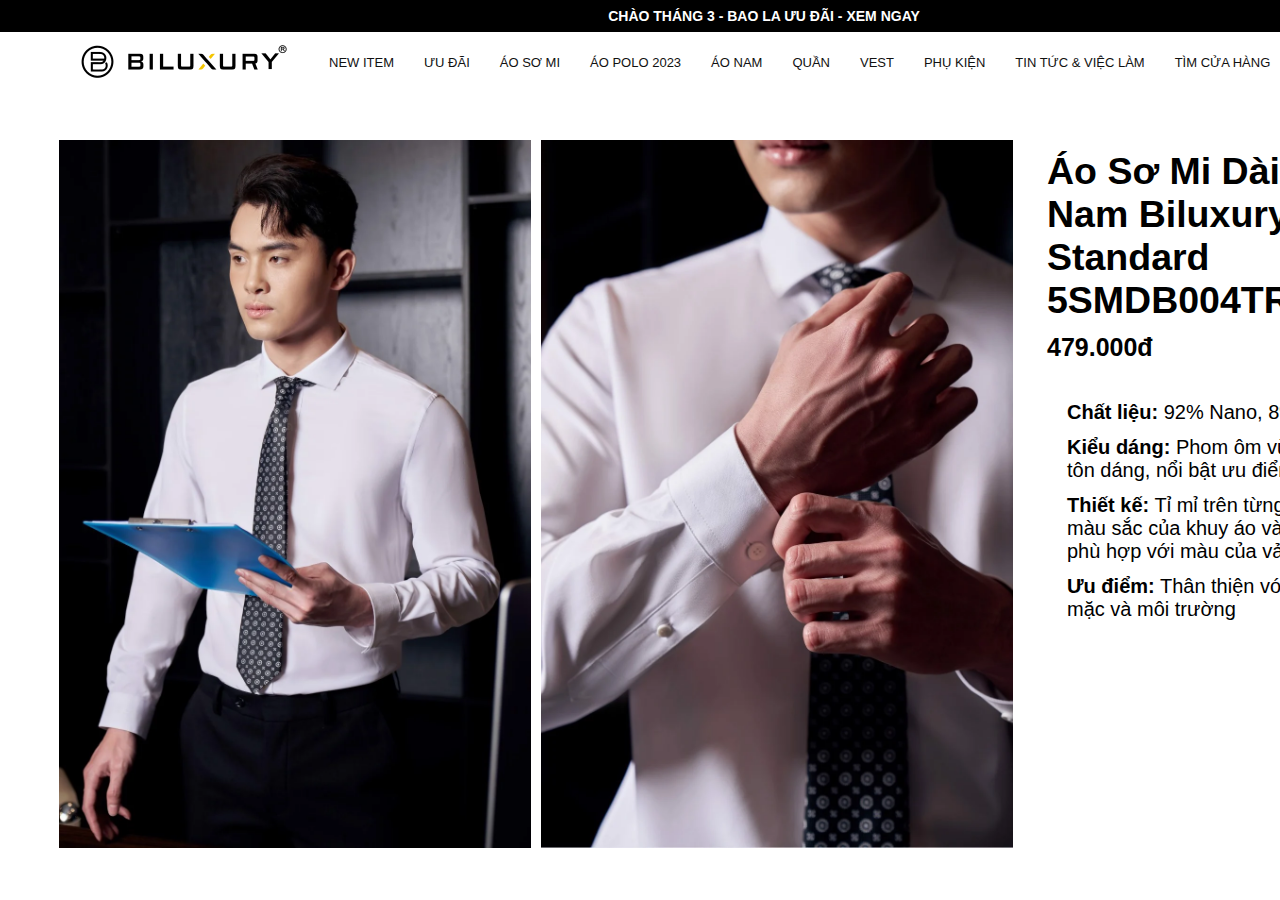
<file: ao-so-mi-dai-tay-nam-biluxury-white-standard-5smdb004trk.html>
<!DOCTYPE html>
<html lang="en">
<head>
    <meta charset="UTF-8">
    <meta http-equiv="X-UA-Compatible" content="IE=edge">
    <meta name="viewport" content="width=device-width, initial-scale=1.0">
    <title>Áo Sơ Mi Dài Tay Nam Biluxury White Standard 5SMDB004TRK</title>
    <link rel="stylesheet" href="style.css">
    <link rel="shortcut icon" href="image/LOGO-BILUXURY-2021.ico">
    <link rel="stylesheet" href="https://cdnjs.cloudflare.com/ajax/libs/font-awesome/4.7.0/css/font-awesome.min.css">
</head>
<body>
    <div class="header-main">
        <div class="topbar">
            <a href="#">CHÀO THÁNG 3 - BAO LA ƯU ĐÃI - XEM NGAY </a>
        </div>
        <header id="header">
            <div class="container">
                <div class="header-bottom">
                    <div class="header-logo">
                        <a href="./index.html">
                            <img src="image/logo.png" alt="Thời Trang Nam Biluxury">
                        </a>
                    </div>
                    <div class="header-right">
                        <div class="header-menu">
                            <ul>
                                <li>
                                    <a href="#">NEW ITEM</a>
                                </li>
                                <li>
                                    <a href="#">ƯU ĐÃI</a>
                                </li>
                                <li>
                                    <a href="#">ÁO SƠ MI</a>
                                </li>
                                <li>
                                    <a href="#">ÁO POLO 2023</a>
                                </li>
                                <li>
                                    <a href="#">ÁO NAM</a>
                                </li>
                                <li>
                                    <a href="#">QUẦN</a>
                                </li>
                                <li>
                                    <a href="#">VEST</a>
                                </li>
                                <li>
                                    <a href="#">PHỤ KIỆN</a>
                                </li>
                                <li>
                                    <a href="#">TIN TỨC &amp; VIỆC LÀM</a>
                                </li>
                                <li>
                                    <a href="#">TÌM CỬA HÀNG</a>
                                </li>
                            </ul>
                        </div>
                        <div class="header-right-icon">
                            <a href="#">
                                <i class="fa fa-search"></i>
                            </a>
                            <a href="#">
                                <i class="fa fa-user"></i>
                            </a>
                            <a href="#">
                                <i class="fa fa-shopping-cart
                                "></i>
                            </a>
                        </div>
                    </div>
                </div>
            </div>
        </header>
    </div>
    <div id="product">
        <div class="product-wrapper">
            <div class="product-container">
                <div class="product-box-image">
                    <img src="image/5SMDB004TRK.webp" alt="Áo Sơ Mi Dài Tay Nam Biluxury White Standard 5SMDB004TRK">
                    <img src="image/5SMDB004TRK-2.webp" alt="Áo Sơ Mi Dài Tay Nam Biluxury White Standard 5SMDB004TRK">
                </div>
                <div class="product-box-info">
                    <div class="product-title">
                        <h2>Áo Sơ Mi Dài Tay Nam Biluxury White Standard 5SMDB004TRK</h2>
                        <div class="product-price">479.000đ</div>
                    </div>
                    <div class="product-info">
                        <ul>
                            <li><b>Chất liệu:</b> 92% Nano, 8% Spandex</li>
                            <li><b>Kiểu dáng:</b> Phom ôm vừa người, tôn dáng, nổi bật ưu điểm cơ thể</li>
                            <li><b>Thiết kế:</b> Tỉ mỉ trên từng chi tiết, màu sắc của khuy áo và đường chỉ phù hợp với màu của vải 100%</li>
                            <li><b>Ưu điểm:</b> Thân thiện với da người mặc và môi trường</li>
                        </ul>
                    </div>
                </div>
            </div>
        </div>
    </div>
    
</body>
</html>
</file>
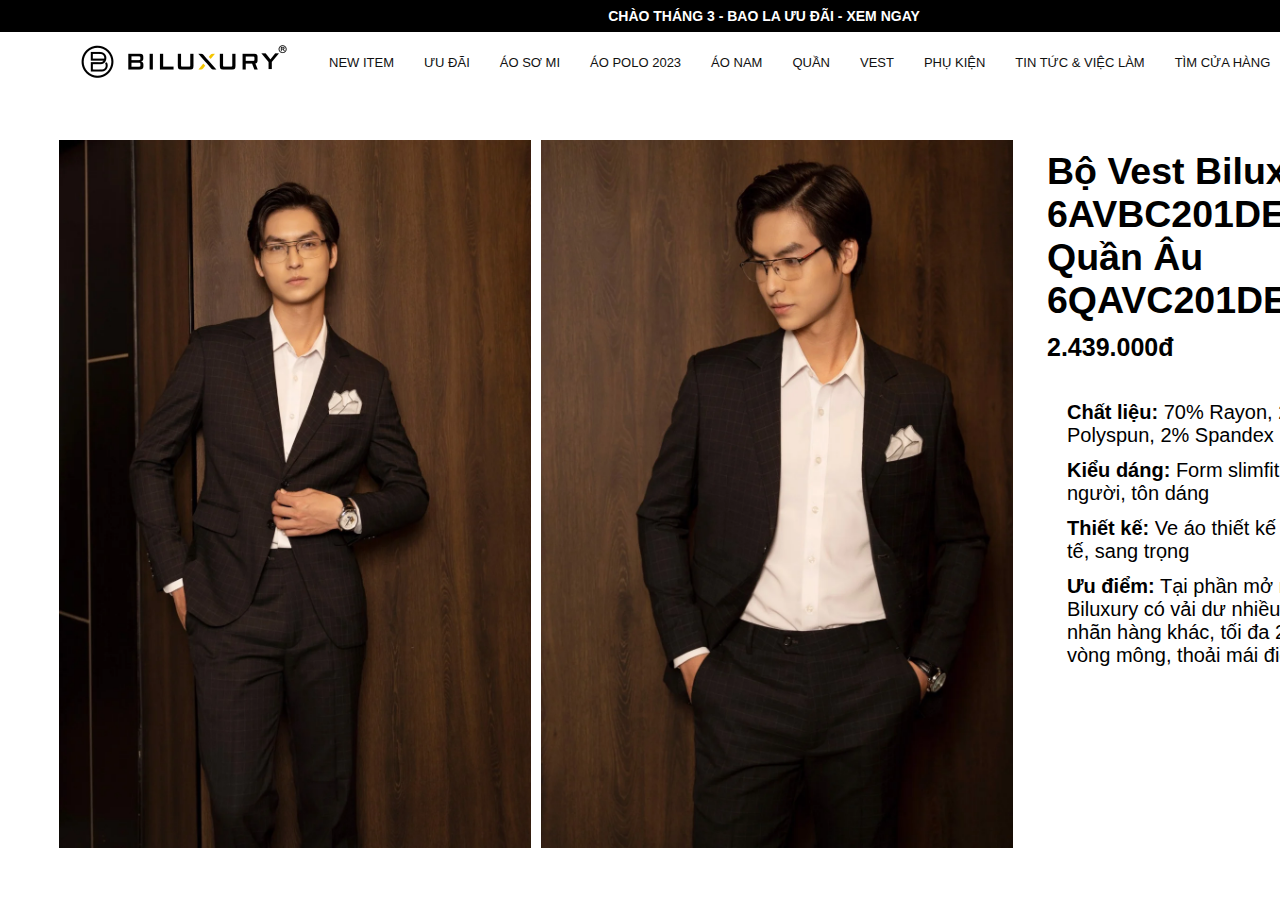
<file: bo-vest-biluxury-6avbc201den-quan-au-6qavc201den.html>
<!DOCTYPE html>
<html lang="en">
<head>
    <meta charset="UTF-8">
    <meta http-equiv="X-UA-Compatible" content="IE=edge">
    <meta name="viewport" content="width=device-width, initial-scale=1.0">
    <title>Bộ Vest Biluxury 6AVBC201DEN + Quần Âu 6QAVC201DEN</title>
    <link rel="stylesheet" href="style.css">
    <link rel="shortcut icon" href="image/LOGO-BILUXURY-2021.ico">
    <link rel="stylesheet" href="https://cdnjs.cloudflare.com/ajax/libs/font-awesome/4.7.0/css/font-awesome.min.css">
</head>
<body>
    <div class="header-main">
        <div class="topbar">
            <a href="#">CHÀO THÁNG 3 - BAO LA ƯU ĐÃI - XEM NGAY </a>
        </div>
        <header id="header">
            <div class="container">
                <div class="header-bottom">
                    <div class="header-logo">
                        <a href="./index.html">
                            <img src="image/logo.png" alt="Thời Trang Nam Biluxury">
                        </a>
                    </div>
                    <div class="header-right">
                        <div class="header-menu">
                            <ul>
                                <li>
                                    <a href="#">NEW ITEM</a>
                                </li>
                                <li>
                                    <a href="#">ƯU ĐÃI</a>
                                </li>
                                <li>
                                    <a href="#">ÁO SƠ MI</a>
                                </li>
                                <li>
                                    <a href="#">ÁO POLO 2023</a>
                                </li>
                                <li>
                                    <a href="#">ÁO NAM</a>
                                </li>
                                <li>
                                    <a href="#">QUẦN</a>
                                </li>
                                <li>
                                    <a href="#">VEST</a>
                                </li>
                                <li>
                                    <a href="#">PHỤ KIỆN</a>
                                </li>
                                <li>
                                    <a href="#">TIN TỨC &amp; VIỆC LÀM</a>
                                </li>
                                <li>
                                    <a href="#">TÌM CỬA HÀNG</a>
                                </li>
                            </ul>
                        </div>
                        <div class="header-right-icon">
                            <a href="#">
                                <i class="fa fa-search"></i>
                            </a>
                            <a href="#">
                                <i class="fa fa-user"></i>
                            </a>
                            <a href="#">
                                <i class="fa fa-shopping-cart
                                "></i>
                            </a>
                        </div>
                    </div>
                </div>
            </div>
        </header>
    </div>
    <div id="product">
        <div class="product-wrapper">
            <div class="product-container">
                <div class="product-box-image">
                    <img src="image/6QAVC201DEN.webp" alt="Bộ Vest Biluxury 6AVBC201DEN + Quần Âu 6QAVC201DEN">
                    <img src="image/6QAVC201DEN-2.webp" alt="Bộ Vest Biluxury 6AVBC201DEN + Quần Âu 6QAVC201DEN">
                </div>
                <div class="product-box-info">
                    <div class="product-title">
                        <h2>Bộ Vest Biluxury 6AVBC201DEN + Quần Âu 6QAVC201DEN</h2>
                        <div class="product-price">2.439.000đ</div>
                    </div>
                    <div class="product-info">
                        <ul>
                            <li><b>Chất liệu:</b> 70% Rayon, 28% Polyspun, 2% Spandex</li>
                            <li><b>Kiểu dáng:</b> Form slimfit ôm vừa người, tôn dáng </li>
                            <li><b>Thiết kế:</b> Ve áo thiết kế ve nhọn tinh tế, sang trọng </li>
                            <li><b>Ưu điểm:</b> Tại phần mở rộng quần Biluxury có vải dư nhiều hơn các nhãn hàng khác, tối đa 2,5cm cả vòng mông, thoải mái điều chỉnh </li>
                        </ul>
                    </div>
                </div>
            </div>
        </div>
    </div>
</body>
</html>
</file>
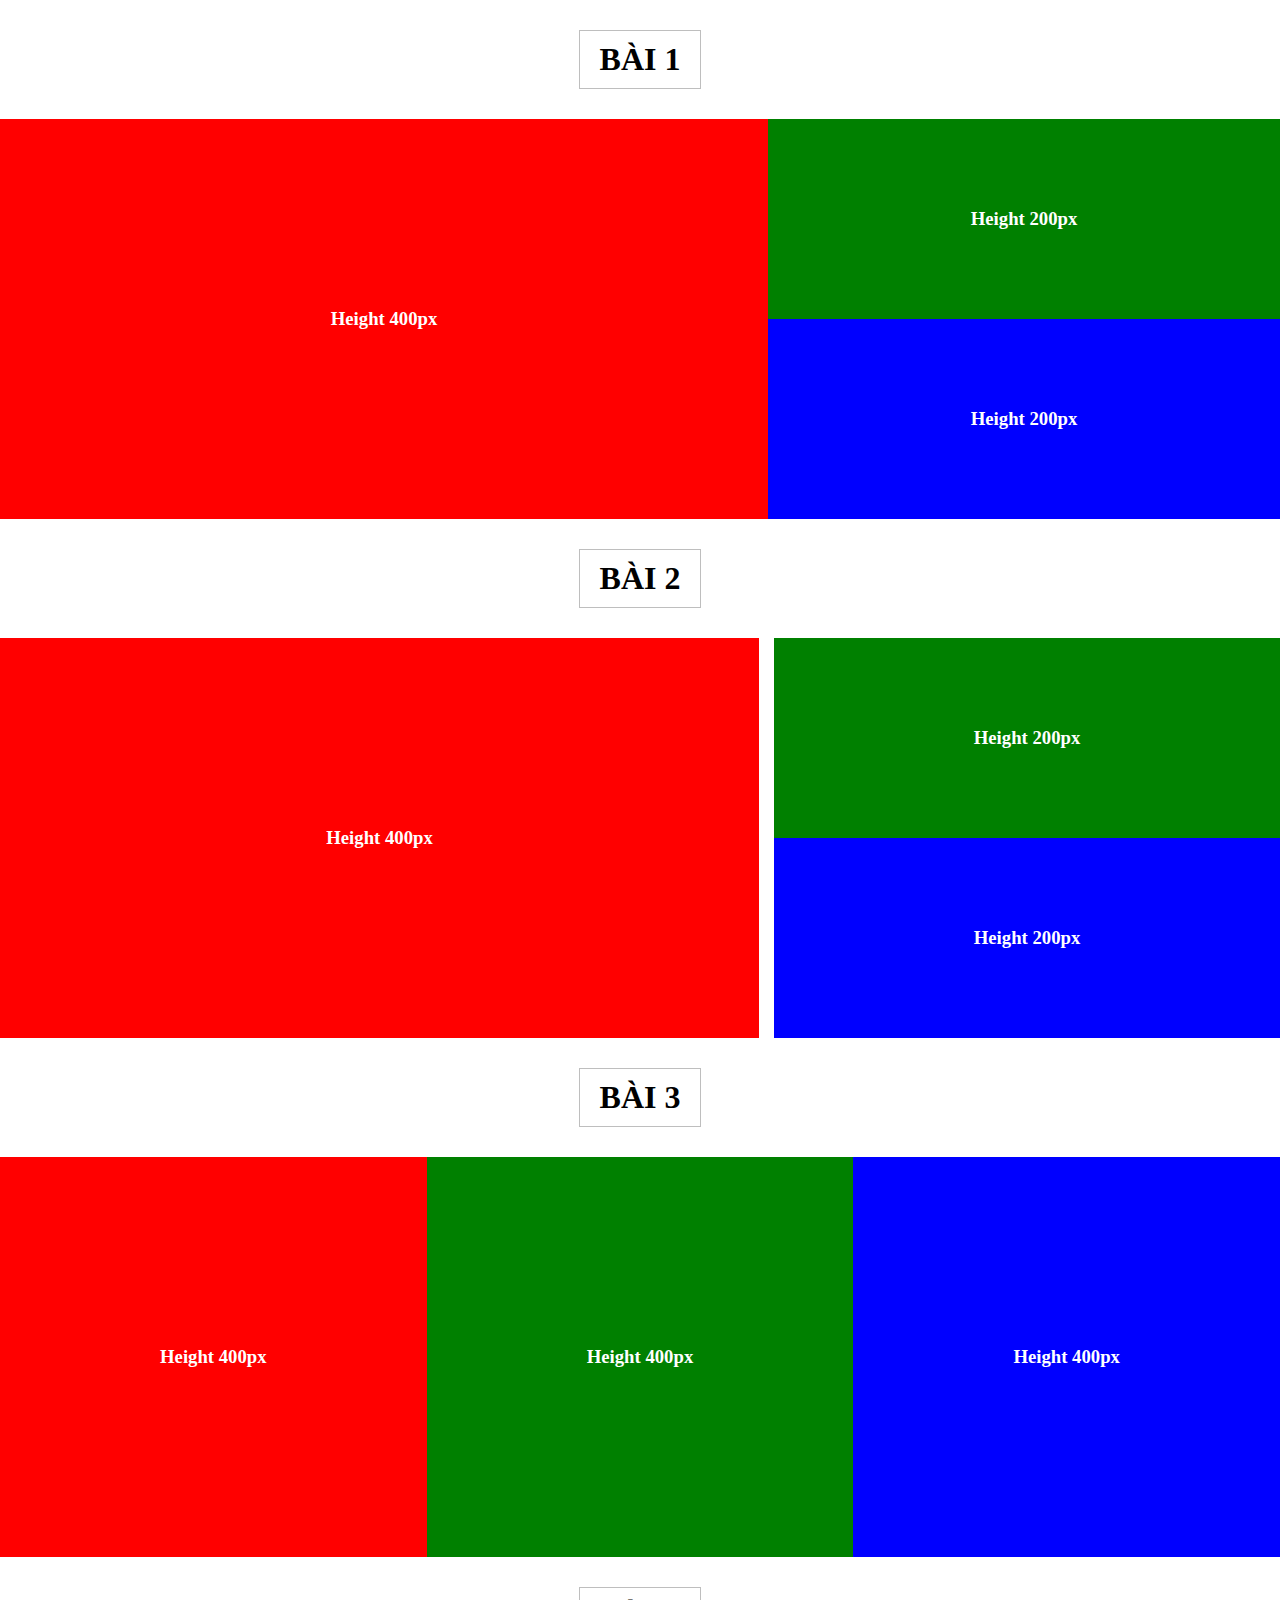
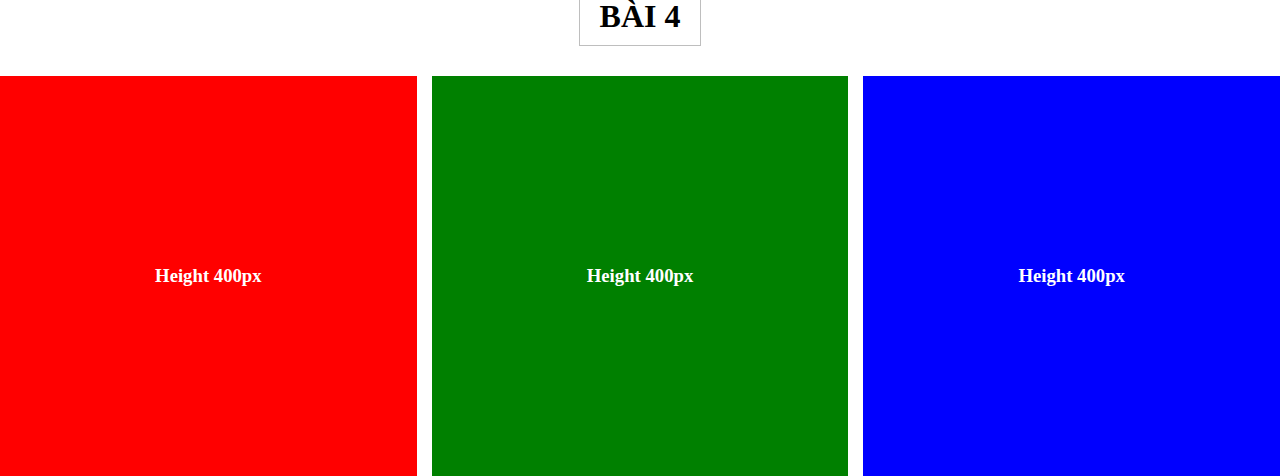
<file: CSS-Layout.html>
<!DOCTYPE html>
<html lang="en">

<head>
    <meta charset="UTF-8">
    <meta http-equiv="X-UA-Compatible" content="IE=edge">
    <meta name="viewport" content="width=device-width, initial-scale=1.0">
    <title>Bài tập số 4</title>
</head>

<body>
    <style>
        * {
            margin: 0;
            padding: 0;
        }

        .headline {
            text-align: center;
            margin: 30px 0;
        }

        h1 {
            padding: 10px 20px;
            text-transform: uppercase;
            border: 1px solid #bebebe;
            display: inline-block;
        }

        .layout1,
        .layout2,
        .layout3,
        .layout4 {
            display: flex;
        }

        .red {
            background-color: red;
        }

        .green {
            background-color: green;
        }

        .blue {
            background-color: blue;
        }
        .red, .blue, .green{
            display: flex;
            justify-content: center;
            align-items: center;
        }
        .box1 {
            height: 400px;
            width: 60%;
        }

        .box2 {
            width: 40%;
        }

        .box2-1 {
            height: 200px;
        }

        .box2-2 {
            height: 200px;
        }

        h3 {
            color: white;
            text-align: center;
        }

        .layout2 .box1 {
            margin-right: 15px;
        }

        .layout3 .box1,
        .layout3 .box2,
        .layout3 .box3 {
            width: calc(100%/3);
        }

        .layout4 .box1,
        .layout4 .box2,
        .layout4 .box3 {
            width: calc(100%/3);
        }

        .layout4 .box1,
        .layout4 .box2 {
            margin-right: 15px;
        }
    </style>
    <div class="headline">
        <h1>Bài 1</h1>
    </div>
    <div class="layout1">
        <div class="box1 red">
            <h3>Height 400px</h3>
        </div>
        <div class="box2">
            <div class="box2-1 green">
                <h3>Height 200px</h3>
            </div>
            <div class="box2-2 blue">
                <h3>Height 200px</h3>
            </div>
        </div>
    </div>
    <div class="headline">
        <h1>Bài 2</h1>
    </div>
    <div class="layout2">
        <div class="box1 red">
            <h3>Height 400px</h3>
        </div>
        <div class="box2">
            <div class="box2-1 green">
                <h3>Height 200px</h3>
            </div>
            <div class="box2-2 blue">
                <h3>Height 200px</h3>
            </div>
        </div>
    </div>
    <div class="headline">
        <h1>bài 3</h1>
    </div>
    <div class="layout3">
        <div class="box1 red">
            <h3>Height 400px</h3>
        </div>
        <div class="box2 green">
            <h3>Height 400px</h3>
        </div>
        <div class="box3 blue">
            <h3>Height 400px</h3>
        </div>
    </div>
    <div class="headline">
        <h1>bài 4</h1>
    </div>
    <div class="layout4">
        <div class="box1 red">
            <h3>Height 400px</h3>
        </div>
        <div class="box2 green">
            <h3>Height 400px</h3>
        </div>
        <div class="box3 blue">
            <h3>Height 400px</h3>
        </div>
    </div>
</body>

</html>
</file>
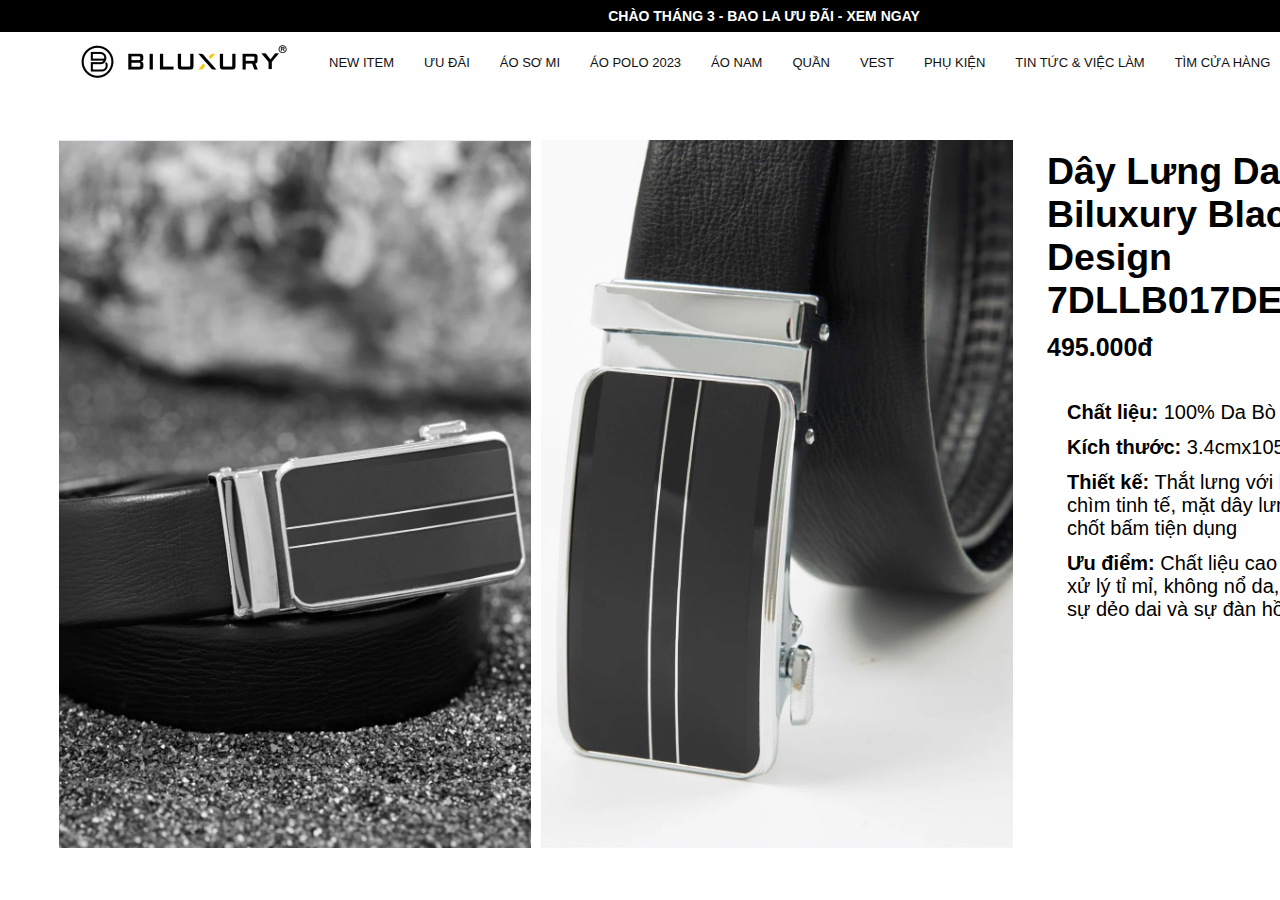
<file: day-lung-da-nam-biluxury-black-design-7dllb017den.html>
<!DOCTYPE html>
<html lang="en">
<head>
    <meta charset="UTF-8">
    <meta http-equiv="X-UA-Compatible" content="IE=edge">
    <meta name="viewport" content="width=device-width, initial-scale=1.0">
    <title>Dây Lưng Da Nam Biluxury Black Design 7DLLB017DEN</title>
    <link rel="stylesheet" href="style.css">
    <link rel="shortcut icon" href="image/LOGO-BILUXURY-2021.ico">
    <link rel="stylesheet" href="https://cdnjs.cloudflare.com/ajax/libs/font-awesome/4.7.0/css/font-awesome.min.css">
</head>
<body>
    <div class="header-main">
        <div class="topbar">
            <a href="#">CHÀO THÁNG 3 - BAO LA ƯU ĐÃI - XEM NGAY </a>
        </div>
        <header id="header">
            <div class="container">
                <div class="header-bottom">
                    <div class="header-logo">
                        <a href="./index.html">
                            <img src="image/logo.png" alt="Thời Trang Nam Biluxury">
                        </a>
                    </div>
                    <div class="header-right">
                        <div class="header-menu">
                            <ul>
                                <li>
                                    <a href="#">NEW ITEM</a>
                                </li>
                                <li>
                                    <a href="#">ƯU ĐÃI</a>
                                </li>
                                <li>
                                    <a href="#">ÁO SƠ MI</a>
                                </li>
                                <li>
                                    <a href="#">ÁO POLO 2023</a>
                                </li>
                                <li>
                                    <a href="#">ÁO NAM</a>
                                </li>
                                <li>
                                    <a href="#">QUẦN</a>
                                </li>
                                <li>
                                    <a href="#">VEST</a>
                                </li>
                                <li>
                                    <a href="#">PHỤ KIỆN</a>
                                </li>
                                <li>
                                    <a href="#">TIN TỨC &amp; VIỆC LÀM</a>
                                </li>
                                <li>
                                    <a href="#">TÌM CỬA HÀNG</a>
                                </li>
                            </ul>
                        </div>
                        <div class="header-right-icon">
                            <a href="#">
                                <i class="fa fa-search"></i>
                            </a>
                            <a href="#">
                                <i class="fa fa-user"></i>
                            </a>
                            <a href="#">
                                <i class="fa fa-shopping-cart
                                "></i>
                            </a>
                        </div>
                    </div>
                </div>
            </div>
        </header>
    </div>
    <div id="product">
        <div class="product-wrapper">
            <div class="product-container">
                <div class="product-box-image">
                    <img src="image/7DLLB017DEN.webp" alt="Dây Lưng Da Nam Biluxury Black Design 7DLLB017DEN">
                    <img src="image/7DLLB017DEN-2.webp" alt="Dây Lưng Da Nam Biluxury Black Design 7DLLB017DEN">
                </div>
                <div class="product-box-info">
                    <div class="product-title">
                        <h2>Dây Lưng Da Nam Biluxury Black Design 7DLLB017DEN</h2>
                        <div class="product-price">495.000đ</div>
                    </div>
                    <div class="product-info">
                        <ul>
                            <li><b>Chất liệu:</b> 100% Da Bò</li>
                            <li><b>Kích thước:</b> 3.4cmx105cm </li>
                            <li><b>Thiết kế:</b> Thắt lưng với hoạ tiết chìm tinh tế, mặt dây lưng thiết kế chốt bấm tiện dụng </li>
                            <li><b>Ưu điểm:</b> Chất liệu cao cấp được xử lý tỉ mỉ, không nổ da, mang đến sự dẻo dai và sự đàn hồi tốt</li>
                        </ul>
                    </div>
                </div>
            </div>
        </div>
    </div>
</body>
</html>
</file>
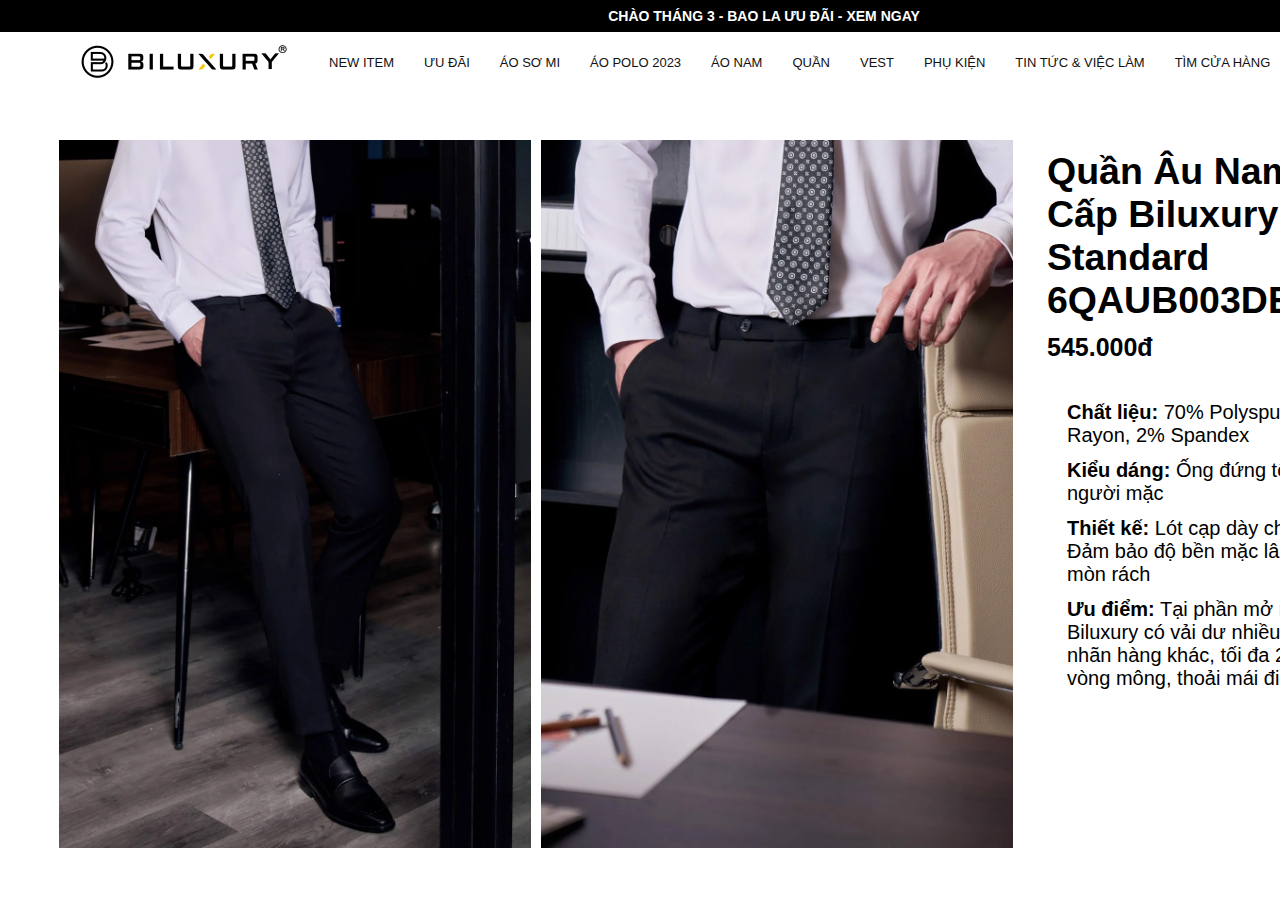
<file: quan-au-nam-biluxury-6qaub003den.html>
<!DOCTYPE html>
<html lang="en">
<head>
    <meta charset="UTF-8">
    <meta http-equiv="X-UA-Compatible" content="IE=edge">
    <meta name="viewport" content="width=device-width, initial-scale=1.0">
    <title>Quần Âu Nam Cao Cấp Biluxury Black Standard 6QAUB003DEN</title>
    <link rel="stylesheet" href="style.css">
    <link rel="shortcut icon" href="image/LOGO-BILUXURY-2021.ico">
    <link rel="stylesheet" href="https://cdnjs.cloudflare.com/ajax/libs/font-awesome/4.7.0/css/font-awesome.min.css">
</head>
<body>
    <div class="header-main">
        <div class="topbar">
            <a href="#">CHÀO THÁNG 3 - BAO LA ƯU ĐÃI - XEM NGAY </a>
        </div>
        <header id="header">
            <div class="container">
                <div class="header-bottom">
                    <div class="header-logo">
                        <a href="./index.html">
                            <img src="image/logo.png" alt="Thời Trang Nam Biluxury">
                        </a>
                    </div>
                    <div class="header-right">
                        <div class="header-menu">
                            <ul>
                                <li>
                                    <a href="#">NEW ITEM</a>
                                </li>
                                <li>
                                    <a href="#">ƯU ĐÃI</a>
                                </li>
                                <li>
                                    <a href="#">ÁO SƠ MI</a>
                                </li>
                                <li>
                                    <a href="#">ÁO POLO 2023</a>
                                </li>
                                <li>
                                    <a href="#">ÁO NAM</a>
                                </li>
                                <li>
                                    <a href="#">QUẦN</a>
                                </li>
                                <li>
                                    <a href="#">VEST</a>
                                </li>
                                <li>
                                    <a href="#">PHỤ KIỆN</a>
                                </li>
                                <li>
                                    <a href="#">TIN TỨC &amp; VIỆC LÀM</a>
                                </li>
                                <li>
                                    <a href="#">TÌM CỬA HÀNG</a>
                                </li>
                            </ul>
                        </div>
                        <div class="header-right-icon">
                            <a href="#">
                                <i class="fa fa-search"></i>
                            </a>
                            <a href="#">
                                <i class="fa fa-user"></i>
                            </a>
                            <a href="#">
                                <i class="fa fa-shopping-cart
                                "></i>
                            </a>
                        </div>
                    </div>
                </div>
            </div>
        </header>
    </div>
    <div id="product">
        <div class="product-wrapper">
            <div class="product-container">
                <div class="product-box-image">
                    <img src="image/6QAUB003DEN.webp" alt="Quần Âu Nam Cao Cấp Biluxury Black Standard 6QAUB003DEN">
                    <img src="image/6QAUB003DEN-2.webp" alt="Quần Âu Nam Cao Cấp Biluxury Black Standard 6QAUB003DEN">
                </div>
                <div class="product-box-info">
                    <div class="product-title">
                        <h2>Quần Âu Nam Cao Cấp Biluxury Black Standard 6QAUB003DEN</h2>
                        <div class="product-price">545.000đ</div>
                    </div>
                    <div class="product-info">
                        <ul>
                            <li><b>Chất liệu:</b> 70% Polyspun, 28% Rayon, 2% Spandex</li>
                            <li><b>Kiểu dáng:</b> Ống đứng tôn dáng người mặc </li>
                            <li><b>Thiết kế:</b> Lót cạp dày chắc chắn. Đảm bảo độ bền mặc lâu không bị mòn rách </li>
                            <li><b>Ưu điểm:</b> Tại phần mở rộng quần Biluxury có vải dư nhiều hơn các nhãn hàng khác, tối đa 2,5cm cả vòng mông, thoải mái điều chỉnh </li>
                        </ul>
                    </div>
                </div>
            </div>
        </div>
    </div>
</body>
</html>
</file>
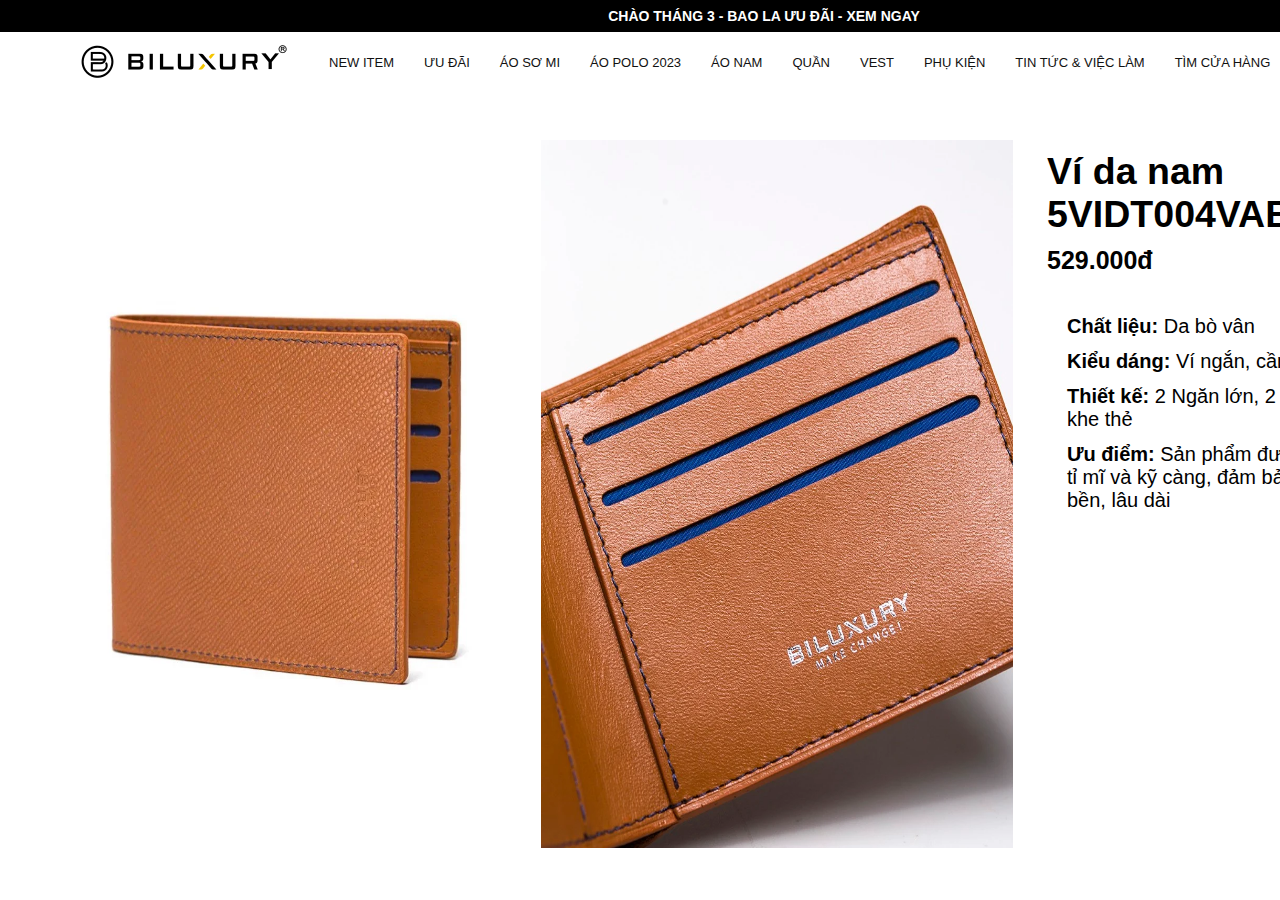
<file: vi-da-nam-5vidt004vab.html>
<!DOCTYPE html>
<html lang="en">
<head>
    <meta charset="UTF-8">
    <meta http-equiv="X-UA-Compatible" content="IE=edge">
    <meta name="viewport" content="width=device-width, initial-scale=1.0">
    <title>Ví da nam 5VIDT004VAB</title>
    <link rel="stylesheet" href="style.css">
    <link rel="shortcut icon" href="image/LOGO-BILUXURY-2021.ico">
    <link rel="stylesheet" href="https://cdnjs.cloudflare.com/ajax/libs/font-awesome/4.7.0/css/font-awesome.min.css">
</head>
<body>
    <div class="header-main">
        <div class="topbar">
            <a href="#">CHÀO THÁNG 3 - BAO LA ƯU ĐÃI - XEM NGAY </a>
        </div>
        <header id="header">
            <div class="container">
                <div class="header-bottom">
                    <div class="header-logo">
                        <a href="./index.html">
                            <img src="image/logo.png" alt="Thời Trang Nam Biluxury">
                        </a>
                    </div>
                    <div class="header-right">
                        <div class="header-menu">
                            <ul>
                                <li>
                                    <a href="#">NEW ITEM</a>
                                </li>
                                <li>
                                    <a href="#">ƯU ĐÃI</a>
                                </li>
                                <li>
                                    <a href="#">ÁO SƠ MI</a>
                                </li>
                                <li>
                                    <a href="#">ÁO POLO 2023</a>
                                </li>
                                <li>
                                    <a href="#">ÁO NAM</a>
                                </li>
                                <li>
                                    <a href="#">QUẦN</a>
                                </li>
                                <li>
                                    <a href="#">VEST</a>
                                </li>
                                <li>
                                    <a href="#">PHỤ KIỆN</a>
                                </li>
                                <li>
                                    <a href="#">TIN TỨC &amp; VIỆC LÀM</a>
                                </li>
                                <li>
                                    <a href="#">TÌM CỬA HÀNG</a>
                                </li>
                            </ul>
                        </div>
                        <div class="header-right-icon">
                            <a href="#">
                                <i class="fa fa-search"></i>
                            </a>
                            <a href="#">
                                <i class="fa fa-user"></i>
                            </a>
                            <a href="#">
                                <i class="fa fa-shopping-cart
                                "></i>
                            </a>
                        </div>
                    </div>
                </div>
            </div>
        </header>
    </div>
    <div id="product">
        <div class="product-wrapper">
            <div class="product-container">
                <div class="product-box-image">
                    <img src="image/5VIDT004VAB.webp" alt="Ví da nam 5VIDT004VAB">
                    <img src="image/5VIDT004VAB-2.webp" alt="Ví da nam 5VIDT004VAB">
                </div>
                <div class="product-box-info">
                    <div class="product-title">
                        <h2>Ví da nam 5VIDT004VAB</h2>
                        <div class="product-price">529.000đ</div>
                    </div>
                    <div class="product-info">
                        <ul>
                            <li><b>Chất liệu:</b> Da bò vân</li>
                            <li><b>Kiểu dáng:</b> Ví ngắn, cầm tay </li>
                            <li><b>Thiết kế:</b> 2 Ngăn lớn, 2 ngăn nhỏ, 6 khe thẻ </li>
                            <li><b>Ưu điểm:</b> Sản phẩm được gia công tỉ mĩ và kỹ càng, đảm bảo sử dụng bền, lâu dài </li>
                        </ul>
                    </div>
                </div>
            </div>
        </div>
    </div>
</body>
</html>
</file>
<file: style.css>
*{
    margin: 0;
    padding: 0;
}
@import url('https://fonts.googleapis.com/css2?family=Open+Sans:wght@400;600&display=swap');
body{
    font-family: 'Open Sans', sans-serif;
    font-size: 14px;
    line-height: 1.15;
}
.header-main{
    width: 1528px;
    height: 92px;
}
.topbar{
    background: #000000;
    width: 1528px;
    height: 32px;
}
.topbar a{
    text-decoration: none;
    color: #ffffff;
    line-height: 32px;
    font-weight: bold;
    display: flex;
    justify-content: center;
}
#header{
    background: #fff;
    width: 1528px;
    height: 60px;
}
.container{
    width: 1410px;
    height: 50px;
    margin: 0 44px;
    padding: 5px 15px;
}
.header-bottom{
    height: 50px;
    padding: 0 15px;
    display: flex;
}
.header-bottom .header-right{
    padding-left: 20px;
    width: 1140px;
    height: 50px;
    display: flex;
}
.header-bottom .header-right .header-menu{
    width: 1035px;
    height: 50px;
}
.header-bottom .header-right .header-menu ul{
    list-style: none;
}
.header-bottom .header-right .header-menu ul li{
    float: left;
    line-height: 50px;
    padding: 0 15px;
}
.header-bottom .header-right .header-menu ul li a{
    color:#111;
    font-size: 13px;
    font-weight: 500;
    text-decoration: none;
}
.header-bottom .header-right .header-right-icon{
    line-height: 50px;
}
.header-bottom .header-right .header-right-icon a{
    padding: 0 5px;
}
.header-bottom .header-right .header-right-icon a i{
    font-size: 20px;
    color: #111;
}
.snippet{
    width: 1528px;
}
.snippet img{
    max-width: 1528px;
}
#wrapper{
    max-width: 1170px;
    margin: 0 auto;
}
.headline{
    text-align: center;
    margin: 40px 0px;
}
.headline h3{
    font-size: 18px;
    color: #111;
    padding: 10px 20px;
    text-transform: uppercase;
    border: 1px solid #bebebe;
    display: inline-block;
    color: #555;
    font-weight: 600;
}
ul.products{
    list-style: none;
    display: flex;
    flex-wrap: wrap;
    justify-content: space-between;
}
ul.products li{
    flex-basis: 25%;
    padding: 0 15px;
    box-sizing: border-box;
    margin-bottom: 30px;
}
ul.products li img{
    max-width: 100%;
    height: auto;
}
ul.products li .product-top{
    position: relative;
    overflow: hidden;
}
ul.products li .product-top .product-thumb{
    display: block;
}
ul.products li:hover .product-top .product-thumb img{
    filter: opacity(80%);
}
ul.products li .product-top .product-thumb img{
    display: block;
}
ul.products li .product-top a.buy-now{
    text-transform: uppercase;
    text-decoration: none;
    text-align: center;
    display: block;
    background-color: #446084;
    color: #fff;
    padding: 10px 0;
    position: absolute;
    width: 100%;
    bottom: -36px;
    transition: 0.25s ease-in-out;
    opacity: 0.85;
}
ul.products li:hover a.buy-now{
    bottom: 0px;
}
ul.products li .product-info{
    padding: 10px 0;
}
ul.products li .product-info a{
    display: block;
    text-decoration: none;
}
ul.products li .product-info a.product-name{
    color: #000000;
    padding: 5px 0;
}
ul.products li .product-info .product-price{
    color: red;
    padding: 3px 0;
    font-weight: 600;
}
#product{
    max-width: 1528px;
}
.product-wrapper{
    padding: 48px 0px;
}
.product-wrapper .product-container{
    width: 1440px;
    padding: 0px 15px;
    margin: 0px 44px;
    display: flex;
}
.product-wrapper .product-container .product-box-image{
    width: 954px;
    display: flex;
}
.product-wrapper .product-container .product-box-image img{
    width: 472px;
    height: 708px;
    padding-right: 10px;
}
.product-wrapper .product-container .product-box-info{
    width: 384px;
    padding-left: 24px;
    padding-right: 48px;
}
.product-wrapper .product-container .product-box-info .product-title{
    padding: 10px;
    font-size: 25px;
    font-weight: bold;

}
.product-wrapper .product-container .product-box-info .product-title h2{
    padding-bottom: 10px;
    }
.product-wrapper .product-container .product-box-info .product-info{
    padding: 30px;
}
.product-wrapper .product-container .product-box-info .product-info ul{
    list-style: none;
}
.product-wrapper .product-container .product-box-info .product-info ul li{
    padding-bottom: 12px;
    font-size: 20px;
}
</file>
<file: SSSTUTTER/style.css>
@import url('https://fonts.googleapis.com/css2?family=Noto+Sans:wght@400;700&display=swap');

*{
    margin: 0;
    padding: 0;
    font-family: 'Noto Sans', sans-serif;
}
header{
    display: flex;
    justify-content: space-between;
    align-items: center;
    max-width: 100%;
    height: 100px;
    padding: 0 50px;
}
.title{
    flex: 1;
}
.title a{
    text-decoration: none;
}
.title a h1{
    text-transform: uppercase;
    color: #000000;
    font-size: 48px;
}
.header-menu{
    flex: 3;
}
.header-menu ul {
    display: flex;
}
.header-menu ul li{
    list-style: none;
    padding: 0 30px;
}
.header-menu ul li a{
    text-transform: uppercase;
    text-decoration: none;
    color: #000000;
    font-size: 18px;
}
.header-icon{
    flex: 1;
    display: flex;
}
.header-icon ul {
    display: flex;
}
.header-icon ul li{
    list-style: none;
    padding: 0 30px;
}
.slide img {
    width: 100%;
}
.headline {
    text-align: center;
    margin: 40px 0;
}
.headline h2 {
    font-size: 48px;
    color: #000000;
    text-transform: uppercase;
    padding: 20px 30px;
    border: 1px solid #bebebe;
    display: inline-block;
}
ul.products {
    list-style: none;
    display: flex;
    flex-wrap: wrap;
    justify-content: space-between;
}
ul.products li {
    flex-basis: 25%;
    padding-left: 15px;
    padding-right: 15px;
    box-sizing: border-box;
    margin-bottom: 30px;
}
ul.products li img{
    max-width: 100%;
    height: auto;
}
.product-top {
    position: relative;
    overflow: hidden;
}
.product-top .product-img {
    display: block;
}
.product-top .product-img img {
    display: block;
    height: 575px;
    object-fit: cover;
}
.product-top a.buy-now {
    text-decoration: none;
    text-transform: uppercase;
    text-align: center;
    display: block;
    background-color: #446084;
    color: #fff;
    padding: 15px 0;
    position: absolute;
    width: 100%;
    bottom: -52px;
    transition: 0.25s ease-in-out;
    opacity: 0.85;
}
ul.products li:hover a.buy-now{
    bottom: 0px ;
}
ul.products li:hover .product-img img{
    filter: opacity(80%);
}
.product-info{
    padding: 10px 0;
}
.product-info a{
    display: block;
    text-decoration: none;
}
.product-info a.product-name{
    font-size: 18px;
    color: #000000;
    padding: 3px 0;
}
.product-info a.product-price {
    color: red;
    padding: 2px 0;
}
</file>
